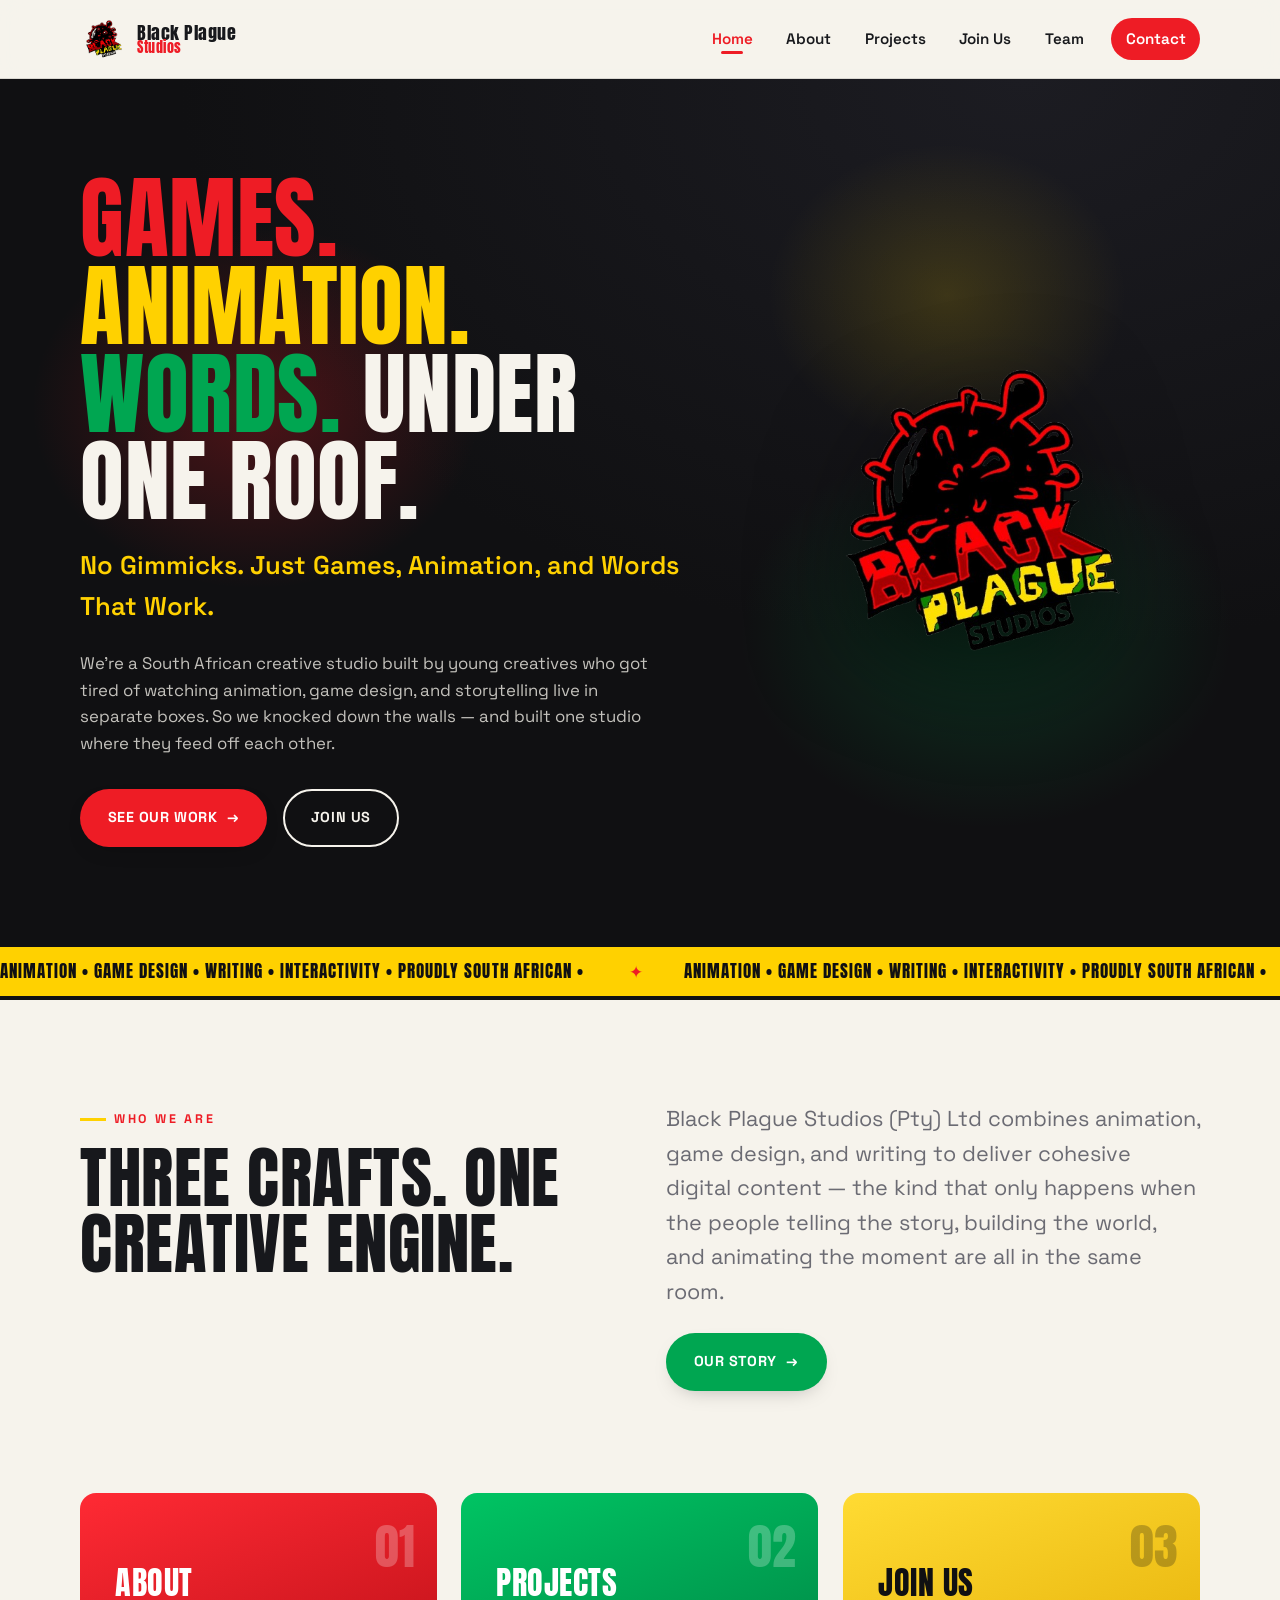
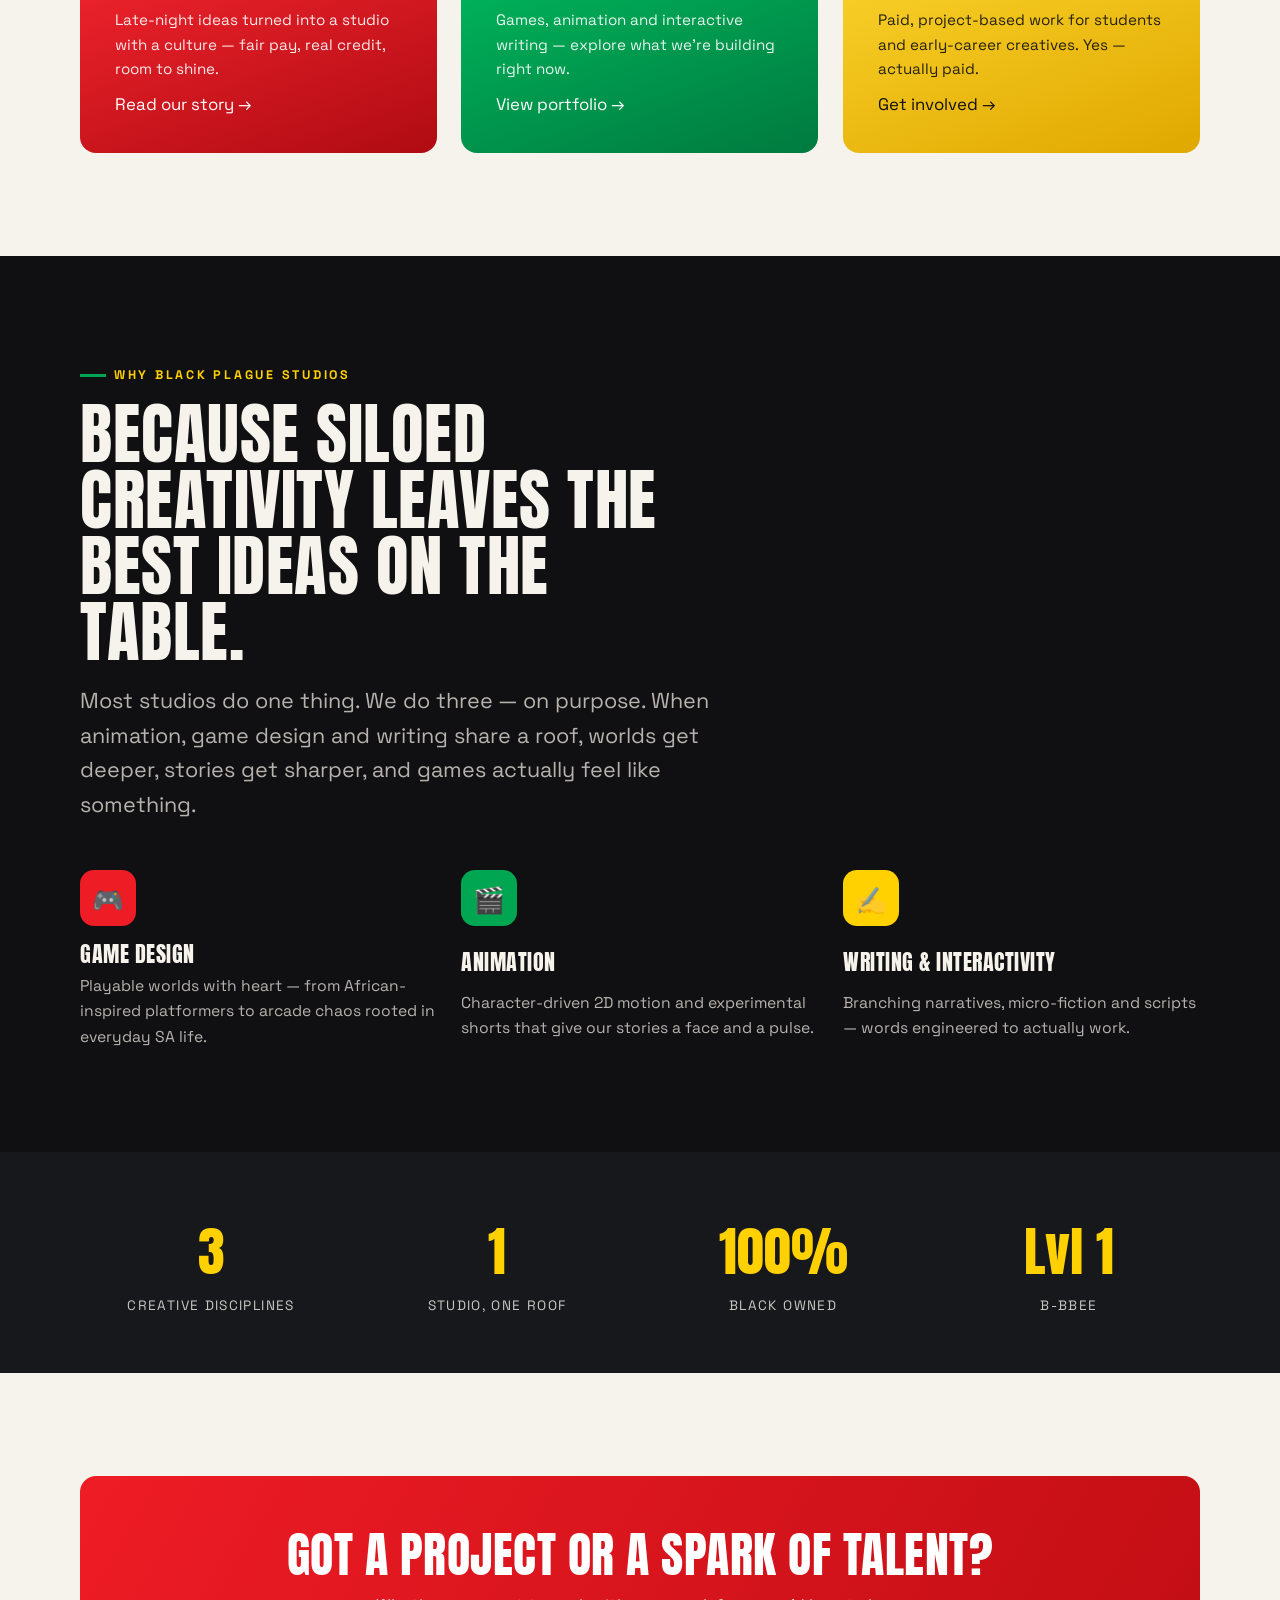
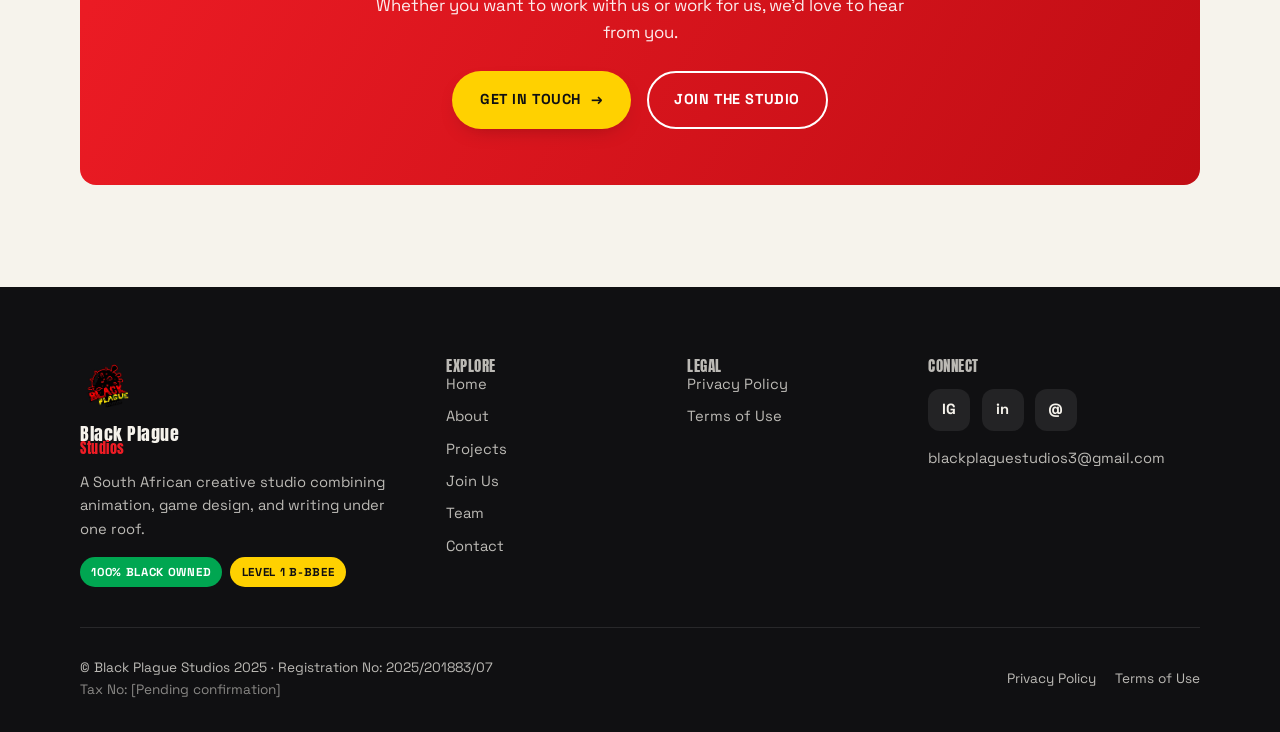
<file: index.html>
<!DOCTYPE html>
<html lang="en">
<head>
  <meta charset="UTF-8" />
  <meta name="viewport" content="width=device-width, initial-scale=1.0" />
  <title>Black Plague Studios — Games, Animation &amp; Words That Work</title>
  <meta name="description" content="Black Plague Studios is a South African creative studio combining animation, game design, and writing under one roof. No gimmicks. Just work that works." />
  <meta name="theme-color" content="#101012" />

  <!-- Social preview -->
  <meta property="og:title" content="Black Plague Studios" />
  <meta property="og:description" content="No Gimmicks. Just Games, Animation, and Words That Work." />
  <meta property="og:type" content="website" />
  <meta property="og:image" content="assets/Company Logo.jpg" />

  <link rel="icon" type="image/jpeg" href="assets/Company Logo.jpg" />
  <link rel="preconnect" href="https://fonts.googleapis.com" />
  <link rel="preconnect" href="https://fonts.gstatic.com" crossorigin />
  <link href="https://fonts.googleapis.com/css2?family=Anton&family=Space+Grotesk:wght@400;500;600;700&display=swap" rel="stylesheet" />
  <link rel="stylesheet" href="css/styles.css" />
</head>
<body>

  <!-- ===== Loading screen (CSS logo animation placeholder for future video) ===== -->
  <div class="loader" id="loader" role="status" aria-live="polite">
    <div class="loader-inner">
      <video class="loader-video" src="assets/intro.mp4" poster="assets/logo.png" autoplay muted playsinline aria-label="Black Plague Studios intro animation"></video>
      <span class="loader-word">Loading</span>
      <div class="loader-bar"><span></span></div>
    </div>
  </div>

  <!-- ===== Header ===== -->
  <header class="site-header" id="siteHeader">
    <div class="container header-inner">
      <a class="brand" href="index.html" aria-label="Black Plague Studios home">
        <img class="brand-logo" src="assets/logo.png" alt="Black Plague Studios logo" />
        <span class="brand-name">Black Plague <span>Studios</span></span>
      </a>
      <nav class="main-nav" id="mainNav" aria-label="Primary">
        <ul>
          <li><a href="index.html">Home</a></li>
          <li><a href="about.html">About</a></li>
          <li><a href="projects.html">Projects</a></li>
          <li><a href="join-us.html">Join Us</a></li>
          <li><a href="team.html">Team</a></li>
          <li class="nav-cta"><a href="contact.html">Contact</a></li>
        </ul>
      </nav>
      <button class="nav-toggle" id="navToggle" aria-label="Toggle navigation menu" aria-expanded="false" aria-controls="mainNav">
        <span></span><span></span><span></span>
      </button>
    </div>
  </header>

  <main>
    <!-- ===== Hero ===== -->
    <section class="hero">
      <div class="container">
        <div class="hero-grid">
          <div class="hero-copy">
            <h1>
              <span class="hl-red">Games.</span>
              <span class="hl-yellow">Animation.</span>
              <span class="hl-green">Words.</span>
              Under one roof.
            </h1>
            <p class="hero-tagline">No Gimmicks. Just Games, Animation, and Words That Work.</p>
            <p class="hero-intro">
              We're a South African creative studio built by young creatives who got tired of
              watching animation, game design, and storytelling live in separate boxes. So we
              knocked down the walls — and built one studio where they feed off each other.
            </p>
            <div class="btn-row">
              <a class="btn" href="projects.html">See our work <span class="arrow">→</span></a>
              <a class="btn btn--ghost" href="join-us.html"><span>Join us</span></a>
            </div>
          </div>
          <div class="hero-logo-wrap">
            <img class="hero-logo" src="assets/logo.png" alt="Black Plague Studios plague-cell logo" />
          </div>
        </div>
      </div>
    </section>

    <!-- ===== Marquee strip ===== -->
    <div class="marquee" aria-hidden="true">
      <div class="marquee-track">
        <span>Animation • Game Design • Writing • Interactivity • Proudly South African •&nbsp;</span>
        <span>Animation • Game Design • Writing • Interactivity • Proudly South African •&nbsp;</span>
      </div>
    </div>

    <!-- ===== Intro / positioning ===== -->
    <section class="section">
      <div class="container">
        <div class="two-col">
          <div data-reveal>
            <p class="eyebrow">Who we are</p>
            <h2 class="section-title">Three crafts. One creative engine.</h2>
          </div>
          <div data-reveal data-delay="1">
            <p class="lead">
              Black Plague Studios (Pty) Ltd combines animation, game design, and writing to deliver
              cohesive digital content — the kind that only happens when the people telling the
              story, building the world, and animating the moment are all in the same room.
            </p>
            <div class="btn-row" style="margin-top:1.5rem">
              <a class="btn btn--green" href="about.html">Our story <span class="arrow">→</span></a>
            </div>
          </div>
        </div>
      </div>
    </section>

    <!-- ===== Teasers: About / Projects / Join ===== -->
    <section class="section" style="padding-top:0">
      <div class="container">
        <div class="teasers">
          <a class="teaser teaser--red" href="about.html" data-reveal>
            <span class="teaser-index">01</span>
            <h3>About</h3>
            <p>Late-night ideas turned into a studio with a culture — fair pay, real credit, room to shine.</p>
            <span class="card-link">Read our story <span class="arrow">→</span></span>
          </a>
          <a class="teaser teaser--green" href="projects.html" data-reveal data-delay="1">
            <span class="teaser-index">02</span>
            <h3>Projects</h3>
            <p>Games, animation and interactive writing — explore what we're building right now.</p>
            <span class="card-link">View portfolio <span class="arrow">→</span></span>
          </a>
          <a class="teaser teaser--yellow" href="join-us.html" data-reveal data-delay="2">
            <span class="teaser-index">03</span>
            <h3>Join Us</h3>
            <p>Paid, project-based work for students and early-career creatives. Yes — actually paid.</p>
            <span class="card-link">Get involved <span class="arrow">→</span></span>
          </a>
        </div>
      </div>
    </section>

    <!-- ===== Why Black Plague Studios ===== -->
    <section class="section section--dark">
      <div class="container">
        <div style="max-width:60ch" data-reveal>
          <p class="eyebrow">Why Black Plague Studios</p>
          <h2 class="section-title">Because siloed creativity leaves the best ideas on the table.</h2>
          <p class="lead" style="margin-top:1.2rem">
            Most studios do one thing. We do three — on purpose. When animation, game design and
            writing share a roof, worlds get deeper, stories get sharper, and games actually feel
            like something.
          </p>
        </div>

        <div class="grid grid-3" style="margin-top:3rem">
          <div class="feature" data-reveal>
            <span class="feature-icon" style="background:var(--red)">🎮</span>
            <h3>Game Design</h3>
            <p>Playable worlds with heart — from African-inspired platformers to arcade chaos rooted in everyday SA life.</p>
          </div>
          <div class="feature" data-reveal data-delay="1">
            <span class="feature-icon" style="background:var(--green)">🎬</span>
            <h3>Animation</h3>
            <p>Character-driven 2D motion and experimental shorts that give our stories a face and a pulse.</p>
          </div>
          <div class="feature" data-reveal data-delay="2">
            <span class="feature-icon" style="background:var(--yellow);color:var(--black)">✍️</span>
            <h3>Writing &amp; Interactivity</h3>
            <p>Branching narratives, micro-fiction and scripts — words engineered to actually work.</p>
          </div>
        </div>
      </div>
    </section>

    <!-- ===== Stats band ===== -->
    <section class="section section--ink" style="padding-block:clamp(2.5rem,5vw,3.5rem)">
      <div class="container">
        <div class="stats">
          <div class="stat" data-reveal>
            <div class="stat-num">3</div>
            <div class="stat-label">Creative disciplines</div>
          </div>
          <div class="stat" data-reveal data-delay="1">
            <div class="stat-num">1</div>
            <div class="stat-label">Studio, one roof</div>
          </div>
          <div class="stat" data-reveal data-delay="2">
            <div class="stat-num">100%</div>
            <div class="stat-label">Black owned</div>
          </div>
          <div class="stat" data-reveal data-delay="3">
            <div class="stat-num">Lvl 1</div>
            <div class="stat-label">B-BBEE</div>
          </div>
        </div>
      </div>
    </section>

    <!-- ===== CTA ===== -->
    <section class="section">
      <div class="container">
        <div class="cta-banner" data-reveal>
          <h2>Got a project or a spark of talent?</h2>
          <p>Whether you want to work with us or work for us, we'd love to hear from you.</p>
          <div class="btn-row" style="justify-content:center">
            <a class="btn btn--yellow" href="contact.html">Get in touch <span class="arrow">→</span></a>
            <a class="btn btn--ghost" href="join-us.html" style="border-color:#fff"><span style="color:#fff">Join the studio</span></a>
          </div>
        </div>
      </div>
    </section>
  </main>

  <!-- ===== Footer (shared) ===== -->
  <footer class="site-footer">
    <div class="container">
      <div class="footer-grid">
        <div class="footer-brand">
          <img class="footer-logo" src="assets/logo.png" alt="Black Plague Studios logo" />
          <span class="brand-name">Black Plague <span>Studios</span></span>
          <p>A South African creative studio combining animation, game design, and writing under one roof.</p>
          <div class="footer-badges">
            <span class="badge badge--g">100% Black Owned</span>
            <span class="badge badge--y">Level 1 B-BBEE</span>
          </div>
        </div>

        <div class="footer-col">
          <h4>Explore</h4>
          <ul class="footer-links">
            <li><a href="index.html">Home</a></li>
            <li><a href="about.html">About</a></li>
            <li><a href="projects.html">Projects</a></li>
            <li><a href="join-us.html">Join Us</a></li>
            <li><a href="team.html">Team</a></li>
            <li><a href="contact.html">Contact</a></li>
          </ul>
        </div>

        <div class="footer-col">
          <h4>Legal</h4>
          <ul class="footer-links">
            <li><a href="privacy-policy.html">Privacy Policy</a></li>
            <li><a href="terms.html">Terms of Use</a></li>
          </ul>
        </div>

        <div class="footer-col">
          <h4>Connect</h4>
          <div class="footer-social">
            <a class="ig" href="https://www.instagram.com/blackplaguestudio_rsa/" target="_blank" rel="noopener" aria-label="Instagram">IG</a>
            <a class="in" href="https://www.linkedin.com/company/black-plague-studios/" target="_blank" rel="noopener" aria-label="LinkedIn">in</a>
            <a class="mail" href="mailto:blackplaguestudios3@gmail.com" aria-label="Email">@</a>
          </div>
          <ul class="footer-links" style="margin-top:1rem">
            <li><a href="mailto:blackplaguestudios3@gmail.com">blackplaguestudios3@gmail.com</a></li>
          </ul>
        </div>
      </div>

      <div class="footer-legal">
        <div>
          <div>© Black Plague Studios 2025 · Registration No: 2025/201883/07</div>
          <div style="opacity:.7">Tax No: [Pending confirmation]</div>
        </div>
        <nav aria-label="Legal">
          <a href="privacy-policy.html">Privacy Policy</a>
          <a href="terms.html">Terms of Use</a>
        </nav>
      </div>
    </div>
  </footer>

  <script src="js/main.js"></script>
</body>
</html>
</file>
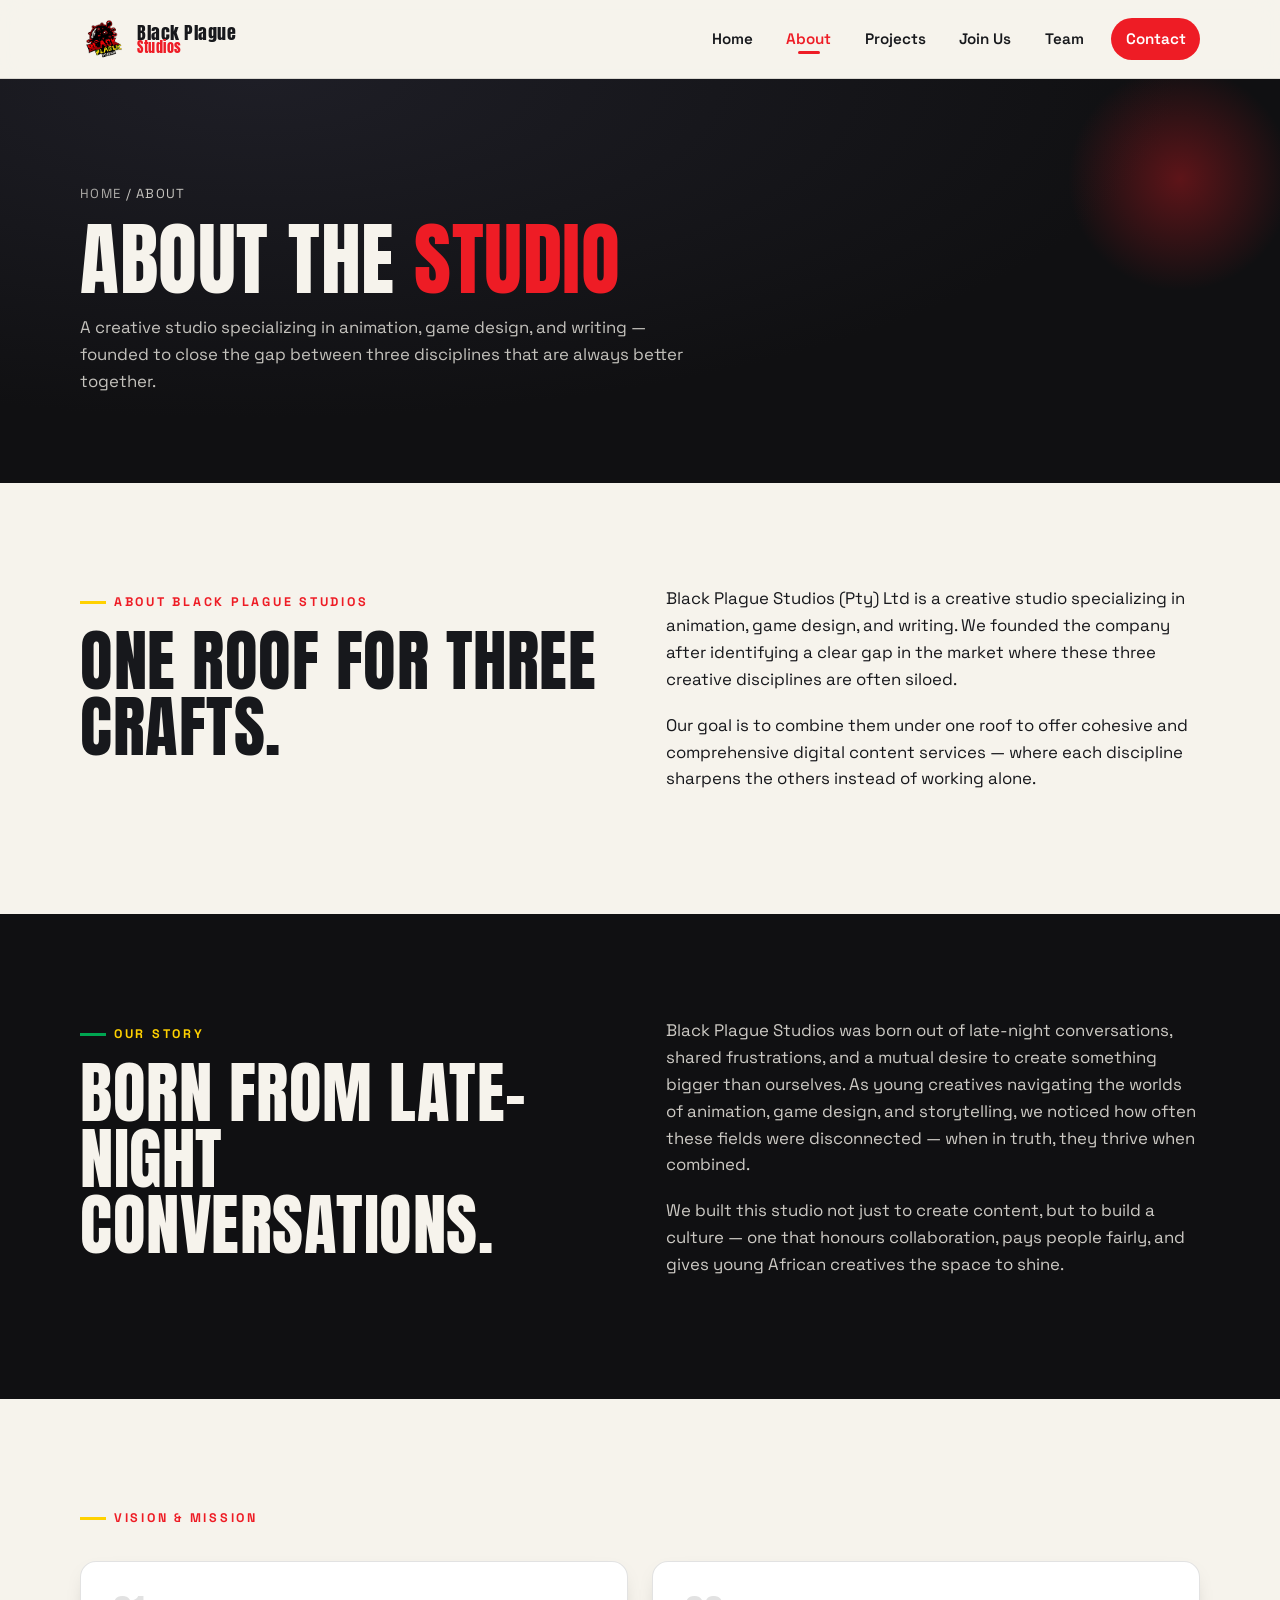
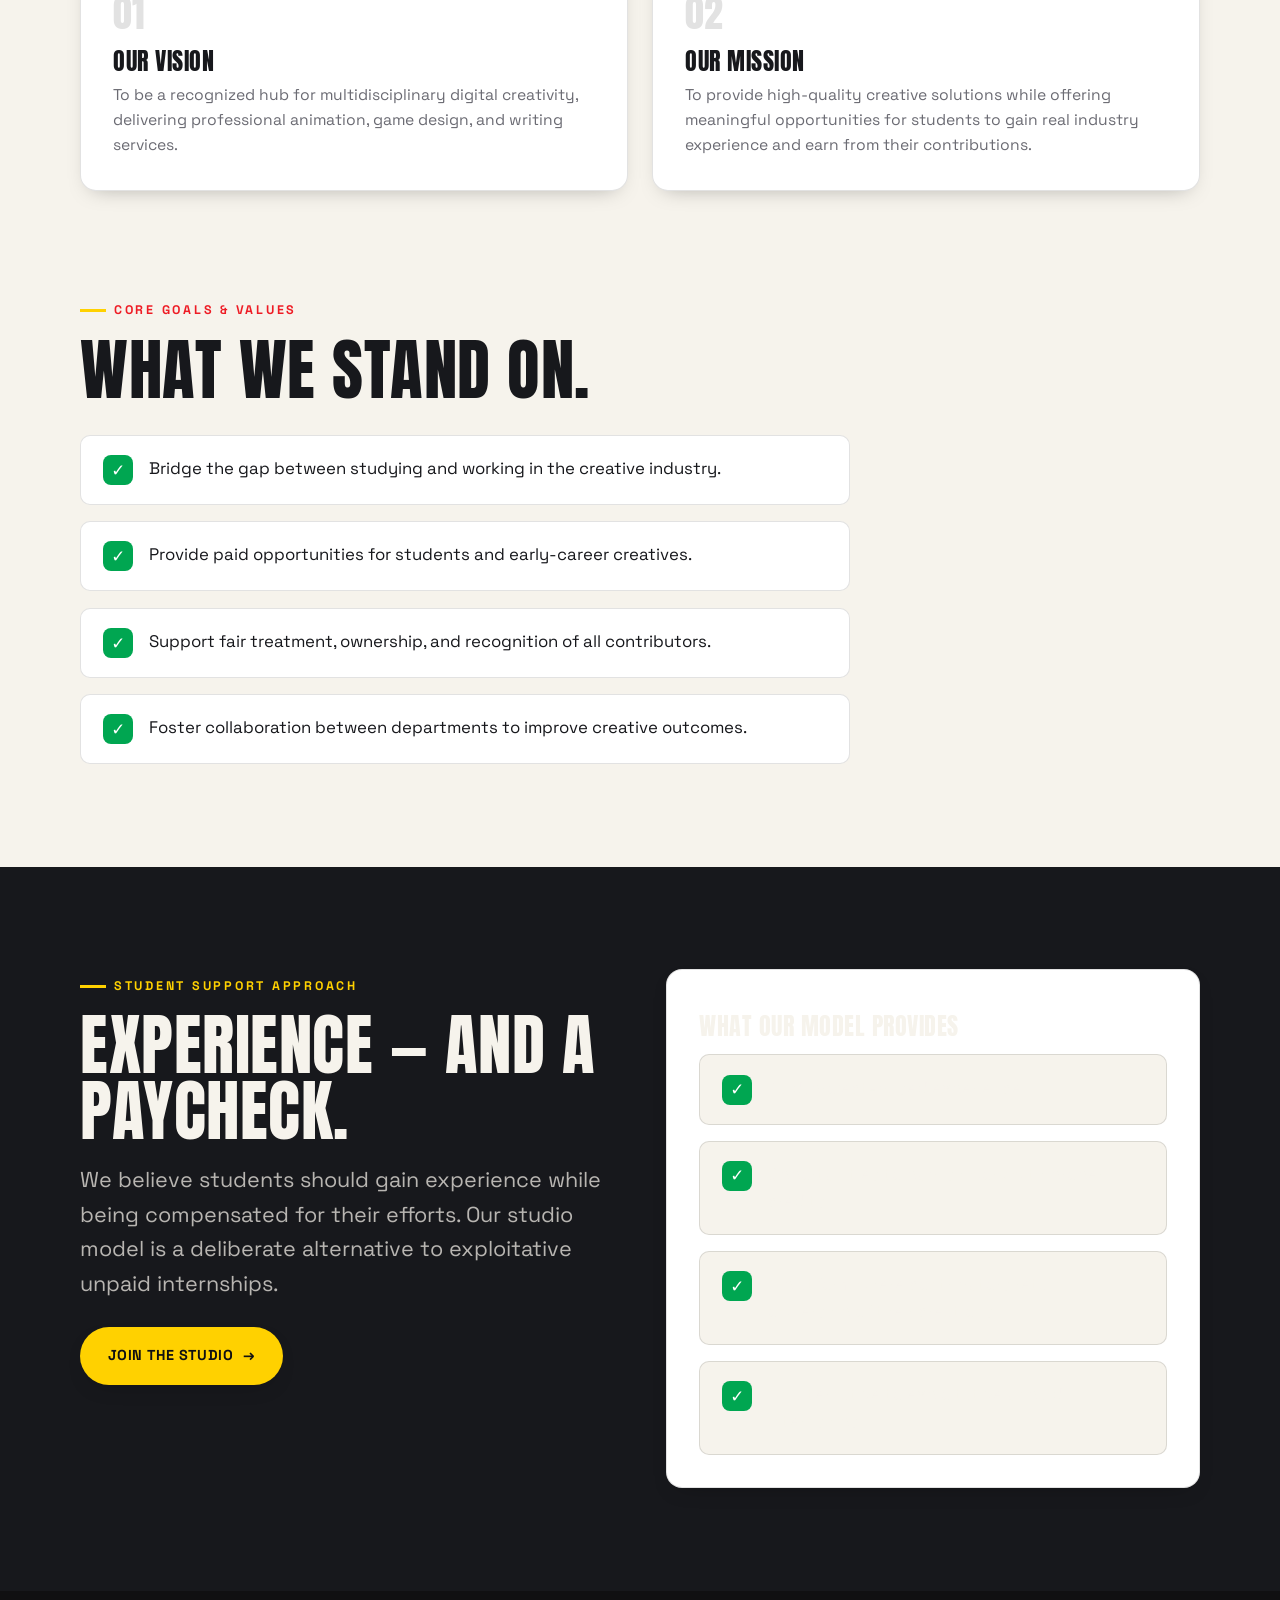
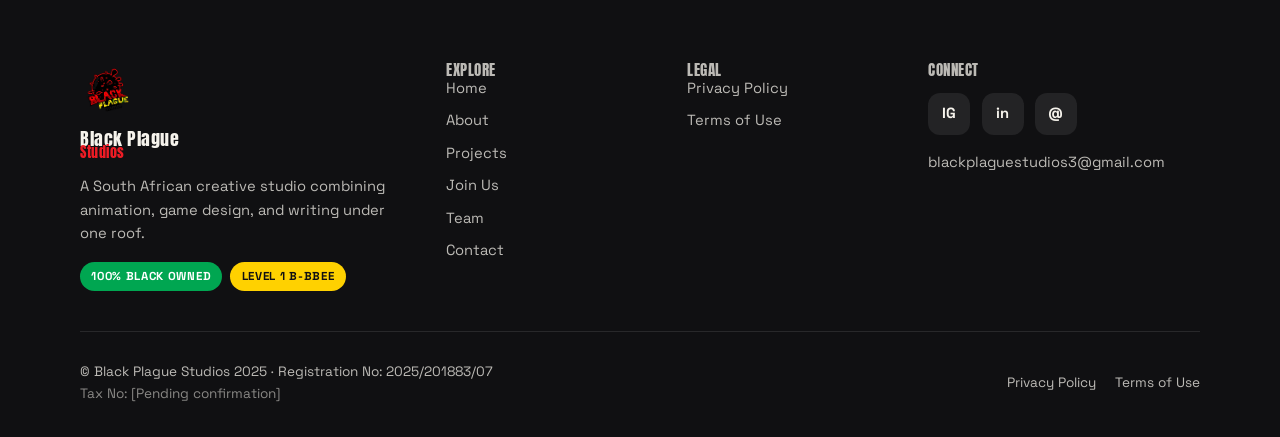
<file: about.html>
<!DOCTYPE html>
<html lang="en">
<head>
  <meta charset="UTF-8" />
  <meta name="viewport" content="width=device-width, initial-scale=1.0" />
  <title>About — Black Plague Studios</title>
  <meta name="description" content="Black Plague Studios combines animation, game design, and writing under one roof — built on collaboration, fair pay, and opportunity for young African creatives." />
  <meta name="theme-color" content="#101012" />
  <link rel="icon" type="image/jpeg" href="assets/Company Logo.jpg" />
  <link rel="preconnect" href="https://fonts.googleapis.com" />
  <link rel="preconnect" href="https://fonts.gstatic.com" crossorigin />
  <link href="https://fonts.googleapis.com/css2?family=Anton&family=Space+Grotesk:wght@400;500;600;700&display=swap" rel="stylesheet" />
  <link rel="stylesheet" href="css/styles.css" />
</head>
<body>

  <div class="loader" id="loader" role="status" aria-live="polite">
    <div class="loader-inner">
      <video class="loader-video" src="assets/intro.mp4" poster="assets/logo.png" autoplay muted playsinline aria-label="Black Plague Studios intro animation"></video>
      <span class="loader-word">Loading</span>
      <div class="loader-bar"><span></span></div>
    </div>
  </div>

  <header class="site-header" id="siteHeader">
    <div class="container header-inner">
      <a class="brand" href="index.html" aria-label="Black Plague Studios home">
        <img class="brand-logo" src="assets/logo.png" alt="Black Plague Studios logo" />
        <span class="brand-name">Black Plague <span>Studios</span></span>
      </a>
      <nav class="main-nav" id="mainNav" aria-label="Primary">
        <ul>
          <li><a href="index.html">Home</a></li>
          <li><a href="about.html">About</a></li>
          <li><a href="projects.html">Projects</a></li>
          <li><a href="join-us.html">Join Us</a></li>
          <li><a href="team.html">Team</a></li>
          <li class="nav-cta"><a href="contact.html">Contact</a></li>
        </ul>
      </nav>
      <button class="nav-toggle" id="navToggle" aria-label="Toggle navigation menu" aria-expanded="false" aria-controls="mainNav">
        <span></span><span></span><span></span>
      </button>
    </div>
  </header>

  <main>
    <!-- Page hero -->
    <section class="page-hero">
      <div class="container">
        <p class="breadcrumb"><a href="index.html">Home</a> / About</p>
        <h1>About the <span style="color:var(--red)">Studio</span></h1>
        <p>
          A creative studio specializing in animation, game design, and writing — founded to close
          the gap between three disciplines that are always better together.
        </p>
      </div>
    </section>

    <!-- About + intro -->
    <section class="section">
      <div class="container">
        <div class="two-col">
          <div data-reveal>
            <p class="eyebrow">About Black Plague Studios</p>
            <h2 class="section-title">One roof for three crafts.</h2>
          </div>
          <div class="prose" data-reveal data-delay="1">
            <p>
              Black Plague Studios (Pty) Ltd is a creative studio specializing in animation, game
              design, and writing. We founded the company after identifying a clear gap in the
              market where these three creative disciplines are often siloed.
            </p>
            <p>
              Our goal is to combine them under one roof to offer cohesive and comprehensive digital
              content services — where each discipline sharpens the others instead of working alone.
            </p>
          </div>
        </div>
      </div>
    </section>

    <!-- Our Story -->
    <section class="section section--dark">
      <div class="container">
        <div class="two-col">
          <div data-reveal>
            <p class="eyebrow">Our Story</p>
            <h2 class="section-title">Born from late-night conversations.</h2>
          </div>
          <div class="prose" data-reveal data-delay="1">
            <p style="color:rgba(246,243,236,.82)">
              Black Plague Studios was born out of late-night conversations, shared frustrations, and
              a mutual desire to create something bigger than ourselves. As young creatives navigating
              the worlds of animation, game design, and storytelling, we noticed how often these
              fields were disconnected — when in truth, they thrive when combined.
            </p>
            <p style="color:rgba(246,243,236,.82)">
              We built this studio not just to create content, but to build a culture — one that
              honours collaboration, pays people fairly, and gives young African creatives the space
              to shine.
            </p>
          </div>
        </div>
      </div>
    </section>

    <!-- Vision & Mission -->
    <section class="section">
      <div class="container">
        <p class="eyebrow" data-reveal>Vision &amp; Mission</p>
        <div class="grid grid-2" style="margin-top:1rem">
          <div class="card card--r" data-reveal>
            <span class="card-num">01</span>
            <h3>Our Vision</h3>
            <p>
              To be a recognized hub for multidisciplinary digital creativity, delivering
              professional animation, game design, and writing services.
            </p>
          </div>
          <div class="card card--g" data-reveal data-delay="1">
            <span class="card-num">02</span>
            <h3>Our Mission</h3>
            <p>
              To provide high-quality creative solutions while offering meaningful opportunities for
              students to gain real industry experience and earn from their contributions.
            </p>
          </div>
        </div>
      </div>
    </section>

    <!-- Core Goals & Values -->
    <section class="section" style="padding-top:0">
      <div class="container">
        <p class="eyebrow" data-reveal>Core Goals &amp; Values</p>
        <h2 class="section-title" data-reveal>What we stand on.</h2>
        <ul class="value-list" style="margin-top:2rem;max-width:70ch">
          <li data-reveal><span class="tick">✓</span><span>Bridge the gap between studying and working in the creative industry.</span></li>
          <li data-reveal data-delay="1"><span class="tick">✓</span><span>Provide paid opportunities for students and early-career creatives.</span></li>
          <li data-reveal data-delay="2"><span class="tick">✓</span><span>Support fair treatment, ownership, and recognition of all contributors.</span></li>
          <li data-reveal data-delay="3"><span class="tick">✓</span><span>Foster collaboration between departments to improve creative outcomes.</span></li>
        </ul>
      </div>
    </section>

    <!-- Student Support Approach -->
    <section class="section section--ink">
      <div class="container">
        <div class="two-col">
          <div data-reveal>
            <p class="eyebrow">Student Support Approach</p>
            <h2 class="section-title">Experience — and a paycheck.</h2>
            <p class="lead" style="margin-top:1.2rem">
              We believe students should gain experience while being compensated for their efforts.
              Our studio model is a deliberate alternative to exploitative unpaid internships.
            </p>
            <div class="btn-row" style="margin-top:1.6rem">
              <a class="btn btn--yellow" href="join-us.html">Join the studio <span class="arrow">→</span></a>
            </div>
          </div>
          <div class="grid" data-reveal data-delay="1">
            <div class="card card--y">
              <h3>What our model provides</h3>
              <ul class="value-list" style="margin-top:1rem">
                <li style="background:var(--paper)"><span class="tick">✓</span><span>Paid, project-based experience</span></li>
                <li style="background:var(--paper)"><span class="tick">✓</span><span>Opportunities to publish work with proper credits</span></li>
                <li style="background:var(--paper)"><span class="tick">✓</span><span>A platform where contributors retain ownership of their creations</span></li>
                <li style="background:var(--paper)"><span class="tick">✓</span><span>An alternative to exploitative unpaid internships</span></li>
              </ul>
            </div>
          </div>
        </div>
      </div>
    </section>
  </main>

  <footer class="site-footer">
    <div class="container">
      <div class="footer-grid">
        <div class="footer-brand">
          <img class="footer-logo" src="assets/logo.png" alt="Black Plague Studios logo" />
          <span class="brand-name">Black Plague <span>Studios</span></span>
          <p>A South African creative studio combining animation, game design, and writing under one roof.</p>
          <div class="footer-badges">
            <span class="badge badge--g">100% Black Owned</span>
            <span class="badge badge--y">Level 1 B-BBEE</span>
          </div>
        </div>
        <div class="footer-col">
          <h4>Explore</h4>
          <ul class="footer-links">
            <li><a href="index.html">Home</a></li>
            <li><a href="about.html">About</a></li>
            <li><a href="projects.html">Projects</a></li>
            <li><a href="join-us.html">Join Us</a></li>
            <li><a href="team.html">Team</a></li>
            <li><a href="contact.html">Contact</a></li>
          </ul>
        </div>
        <div class="footer-col">
          <h4>Legal</h4>
          <ul class="footer-links">
            <li><a href="privacy-policy.html">Privacy Policy</a></li>
            <li><a href="terms.html">Terms of Use</a></li>
          </ul>
        </div>
        <div class="footer-col">
          <h4>Connect</h4>
          <div class="footer-social">
            <a class="ig" href="https://www.instagram.com/blackplaguestudio_rsa/" target="_blank" rel="noopener" aria-label="Instagram">IG</a>
            <a class="in" href="https://www.linkedin.com/company/black-plague-studios/" target="_blank" rel="noopener" aria-label="LinkedIn">in</a>
            <a class="mail" href="mailto:blackplaguestudios3@gmail.com" aria-label="Email">@</a>
          </div>
          <ul class="footer-links" style="margin-top:1rem">
            <li><a href="mailto:blackplaguestudios3@gmail.com">blackplaguestudios3@gmail.com</a></li>
          </ul>
        </div>
      </div>
      <div class="footer-legal">
        <div>
          <div>© Black Plague Studios 2025 · Registration No: 2025/201883/07</div>
          <div style="opacity:.7">Tax No: [Pending confirmation]</div>
        </div>
        <nav aria-label="Legal">
          <a href="privacy-policy.html">Privacy Policy</a>
          <a href="terms.html">Terms of Use</a>
        </nav>
      </div>
    </div>
  </footer>

  <script src="js/main.js"></script>
</body>
</html>
</file>
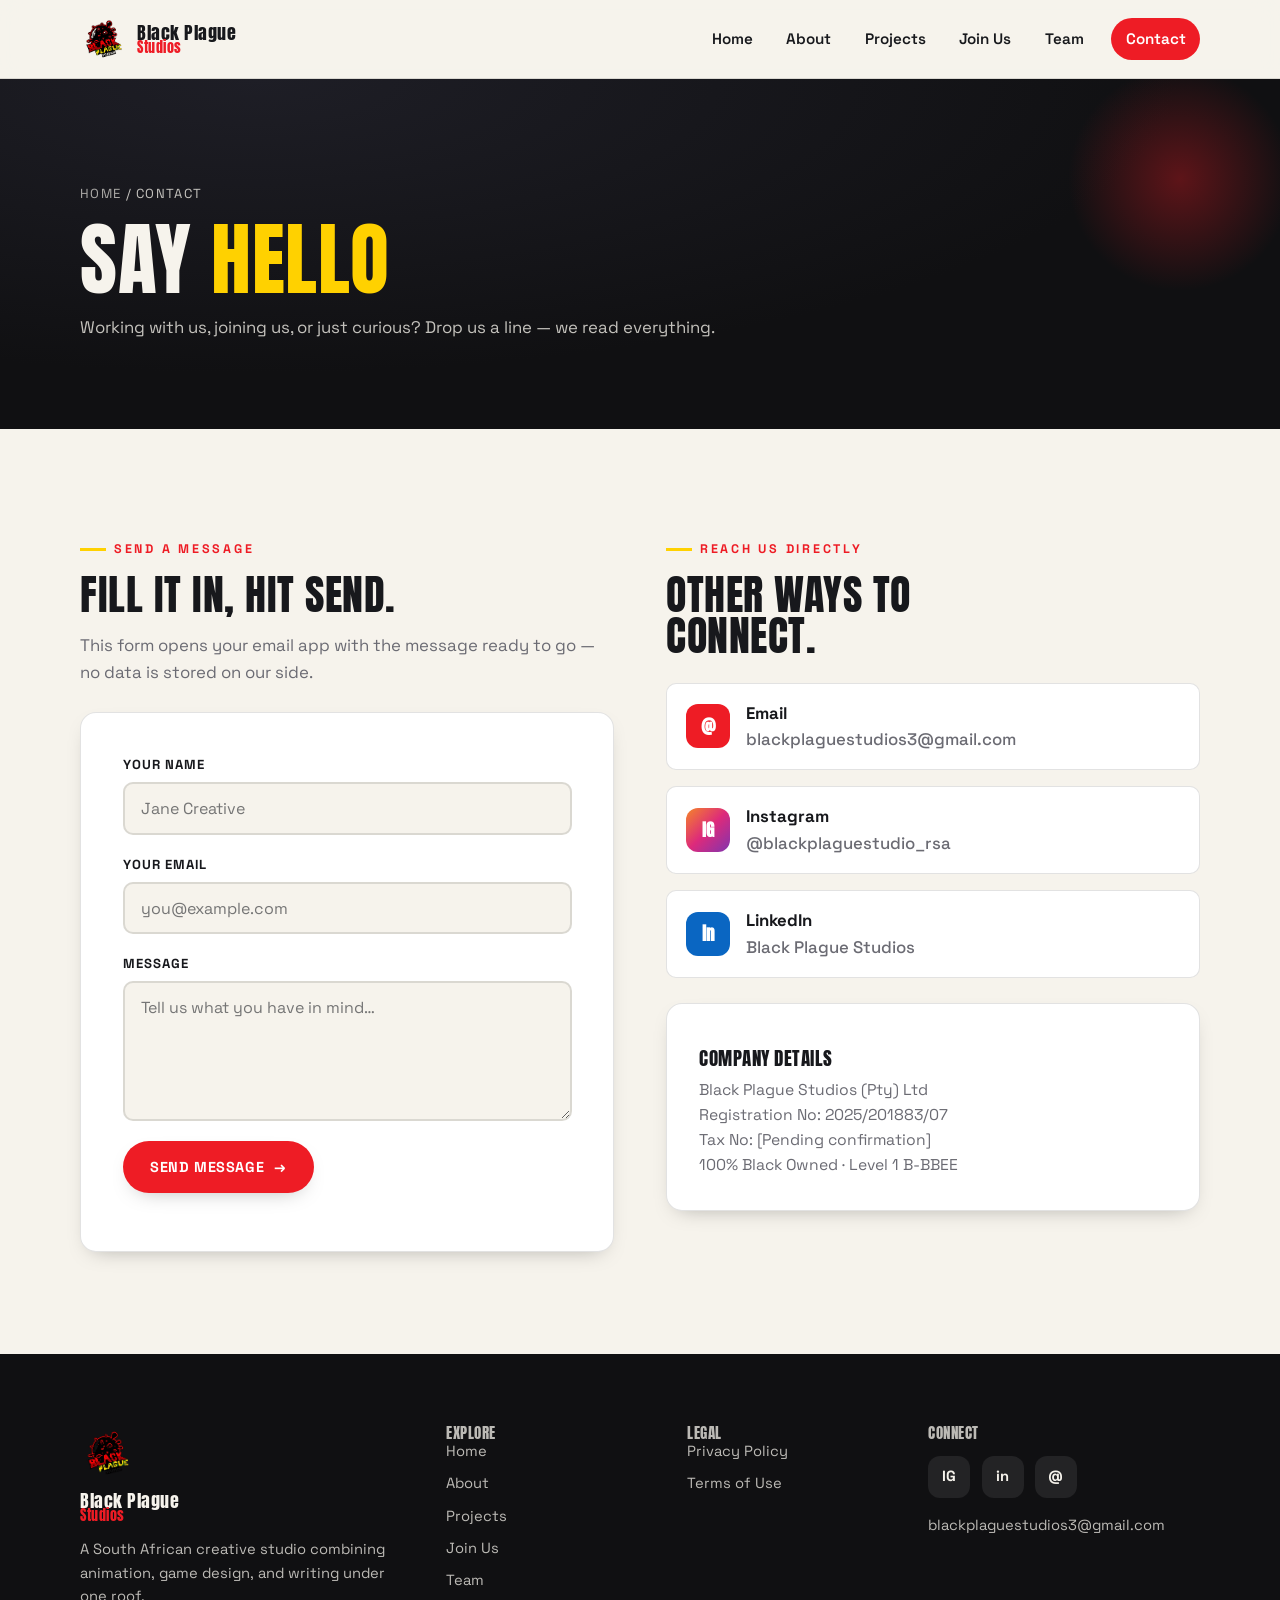
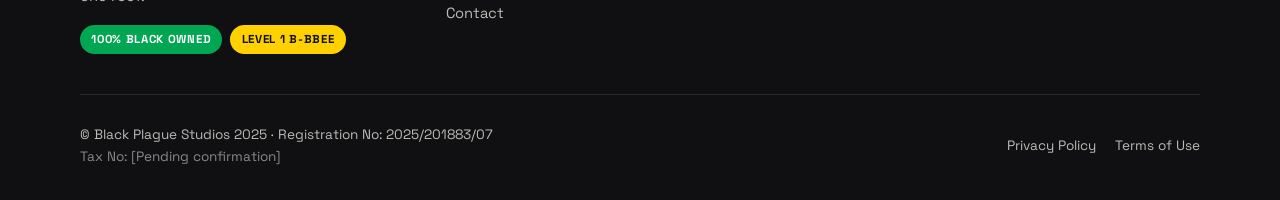
<file: contact.html>
<!DOCTYPE html>
<html lang="en">
<head>
  <meta charset="UTF-8" />
  <meta name="viewport" content="width=device-width, initial-scale=1.0" />
  <title>Contact — Black Plague Studios</title>
  <meta name="description" content="Get in touch with Black Plague Studios. Email us, use our contact form, or connect on Instagram and LinkedIn." />
  <meta name="theme-color" content="#101012" />
  <link rel="icon" type="image/jpeg" href="assets/Company Logo.jpg" />
  <link rel="preconnect" href="https://fonts.googleapis.com" />
  <link rel="preconnect" href="https://fonts.gstatic.com" crossorigin />
  <link href="https://fonts.googleapis.com/css2?family=Anton&family=Space+Grotesk:wght@400;500;600;700&display=swap" rel="stylesheet" />
  <link rel="stylesheet" href="css/styles.css" />
</head>
<body>

  <div class="loader" id="loader" role="status" aria-live="polite">
    <div class="loader-inner">
      <video class="loader-video" src="assets/intro.mp4" poster="assets/logo.png" autoplay muted playsinline aria-label="Black Plague Studios intro animation"></video>
      <span class="loader-word">Loading</span>
      <div class="loader-bar"><span></span></div>
    </div>
  </div>

  <header class="site-header" id="siteHeader">
    <div class="container header-inner">
      <a class="brand" href="index.html" aria-label="Black Plague Studios home">
        <img class="brand-logo" src="assets/logo.png" alt="Black Plague Studios logo" />
        <span class="brand-name">Black Plague <span>Studios</span></span>
      </a>
      <nav class="main-nav" id="mainNav" aria-label="Primary">
        <ul>
          <li><a href="index.html">Home</a></li>
          <li><a href="about.html">About</a></li>
          <li><a href="projects.html">Projects</a></li>
          <li><a href="join-us.html">Join Us</a></li>
          <li><a href="team.html">Team</a></li>
          <li class="nav-cta"><a href="contact.html">Contact</a></li>
        </ul>
      </nav>
      <button class="nav-toggle" id="navToggle" aria-label="Toggle navigation menu" aria-expanded="false" aria-controls="mainNav">
        <span></span><span></span><span></span>
      </button>
    </div>
  </header>

  <main>
    <section class="page-hero">
      <div class="container">
        <p class="breadcrumb"><a href="index.html">Home</a> / Contact</p>
        <h1>Say <span style="color:var(--yellow)">Hello</span></h1>
        <p>
          Working with us, joining us, or just curious? Drop us a line — we read everything.
        </p>
      </div>
    </section>

    <section class="section">
      <div class="container">
        <div class="two-col">
          <!-- Form -->
          <div data-reveal>
            <p class="eyebrow">Send a message</p>
            <h2 class="section-title" style="font-size:clamp(1.8rem,4vw,2.6rem)">Fill it in, hit send.</h2>
            <p class="lead" style="margin:1rem 0 1.6rem;font-size:1.05rem">
              This form opens your email app with the message ready to go — no data is stored on our
              side.
            </p>
            <form class="form-card" id="contactForm" novalidate>
              <div class="field">
                <label for="name">Your name</label>
                <input type="text" id="name" name="name" autocomplete="name" placeholder="Jane Creative" required />
              </div>
              <div class="field">
                <label for="email">Your email</label>
                <input type="email" id="email" name="email" autocomplete="email" placeholder="you@example.com" required />
              </div>
              <div class="field">
                <label for="message">Message</label>
                <textarea id="message" name="message" placeholder="Tell us what you have in mind…" required></textarea>
              </div>
              <button type="submit" class="btn">Send message <span class="arrow">→</span></button>
              <p id="formStatus" role="status" aria-live="polite" style="margin-top:1rem;font-size:.9rem;color:var(--muted)"></p>
            </form>
          </div>

          <!-- Details + socials -->
          <div data-reveal data-delay="1">
            <p class="eyebrow">Reach us directly</p>
            <h2 class="section-title" style="font-size:clamp(1.8rem,4vw,2.6rem)">Other ways to connect.</h2>
            <div class="contact-list" style="margin-top:1.6rem">
              <a href="mailto:blackplaguestudios3@gmail.com">
                <span class="ci ci--mail" aria-hidden="true">@</span>
                <span>
                  <strong>Email</strong><br />
                  <span style="color:var(--muted);font-weight:500">blackplaguestudios3@gmail.com</span>
                </span>
              </a>
              <a href="https://www.instagram.com/blackplaguestudio_rsa/" target="_blank" rel="noopener">
                <span class="ci ci--ig" aria-hidden="true">IG</span>
                <span>
                  <strong>Instagram</strong><br />
                  <span style="color:var(--muted);font-weight:500">@blackplaguestudio_rsa</span>
                </span>
              </a>
              <a href="https://www.linkedin.com/company/black-plague-studios/" target="_blank" rel="noopener">
                <span class="ci ci--in" aria-hidden="true">in</span>
                <span>
                  <strong>LinkedIn</strong><br />
                  <span style="color:var(--muted);font-weight:500">Black Plague Studios</span>
                </span>
              </a>
            </div>

            <div class="card" style="margin-top:1.6rem">
              <h3 style="font-size:1.2rem">Company details</h3>
              <p style="margin-top:.6rem">
                Black Plague Studios (Pty) Ltd<br />
                Registration No: 2025/201883/07<br />
                Tax No: [Pending confirmation]<br />
                100% Black Owned · Level 1 B-BBEE
              </p>
            </div>
          </div>
        </div>
      </div>
    </section>
  </main>

  <footer class="site-footer">
    <div class="container">
      <div class="footer-grid">
        <div class="footer-brand">
          <img class="footer-logo" src="assets/logo.png" alt="Black Plague Studios logo" />
          <span class="brand-name">Black Plague <span>Studios</span></span>
          <p>A South African creative studio combining animation, game design, and writing under one roof.</p>
          <div class="footer-badges">
            <span class="badge badge--g">100% Black Owned</span>
            <span class="badge badge--y">Level 1 B-BBEE</span>
          </div>
        </div>
        <div class="footer-col">
          <h4>Explore</h4>
          <ul class="footer-links">
            <li><a href="index.html">Home</a></li>
            <li><a href="about.html">About</a></li>
            <li><a href="projects.html">Projects</a></li>
            <li><a href="join-us.html">Join Us</a></li>
            <li><a href="team.html">Team</a></li>
            <li><a href="contact.html">Contact</a></li>
          </ul>
        </div>
        <div class="footer-col">
          <h4>Legal</h4>
          <ul class="footer-links">
            <li><a href="privacy-policy.html">Privacy Policy</a></li>
            <li><a href="terms.html">Terms of Use</a></li>
          </ul>
        </div>
        <div class="footer-col">
          <h4>Connect</h4>
          <div class="footer-social">
            <a class="ig" href="https://www.instagram.com/blackplaguestudio_rsa/" target="_blank" rel="noopener" aria-label="Instagram">IG</a>
            <a class="in" href="https://www.linkedin.com/company/black-plague-studios/" target="_blank" rel="noopener" aria-label="LinkedIn">in</a>
            <a class="mail" href="mailto:blackplaguestudios3@gmail.com" aria-label="Email">@</a>
          </div>
          <ul class="footer-links" style="margin-top:1rem">
            <li><a href="mailto:blackplaguestudios3@gmail.com">blackplaguestudios3@gmail.com</a></li>
          </ul>
        </div>
      </div>
      <div class="footer-legal">
        <div>
          <div>© Black Plague Studios 2025 · Registration No: 2025/201883/07</div>
          <div style="opacity:.7">Tax No: [Pending confirmation]</div>
        </div>
        <nav aria-label="Legal">
          <a href="privacy-policy.html">Privacy Policy</a>
          <a href="terms.html">Terms of Use</a>
        </nav>
      </div>
    </div>
  </footer>

  <script src="js/main.js"></script>
</body>
</html>
</file>
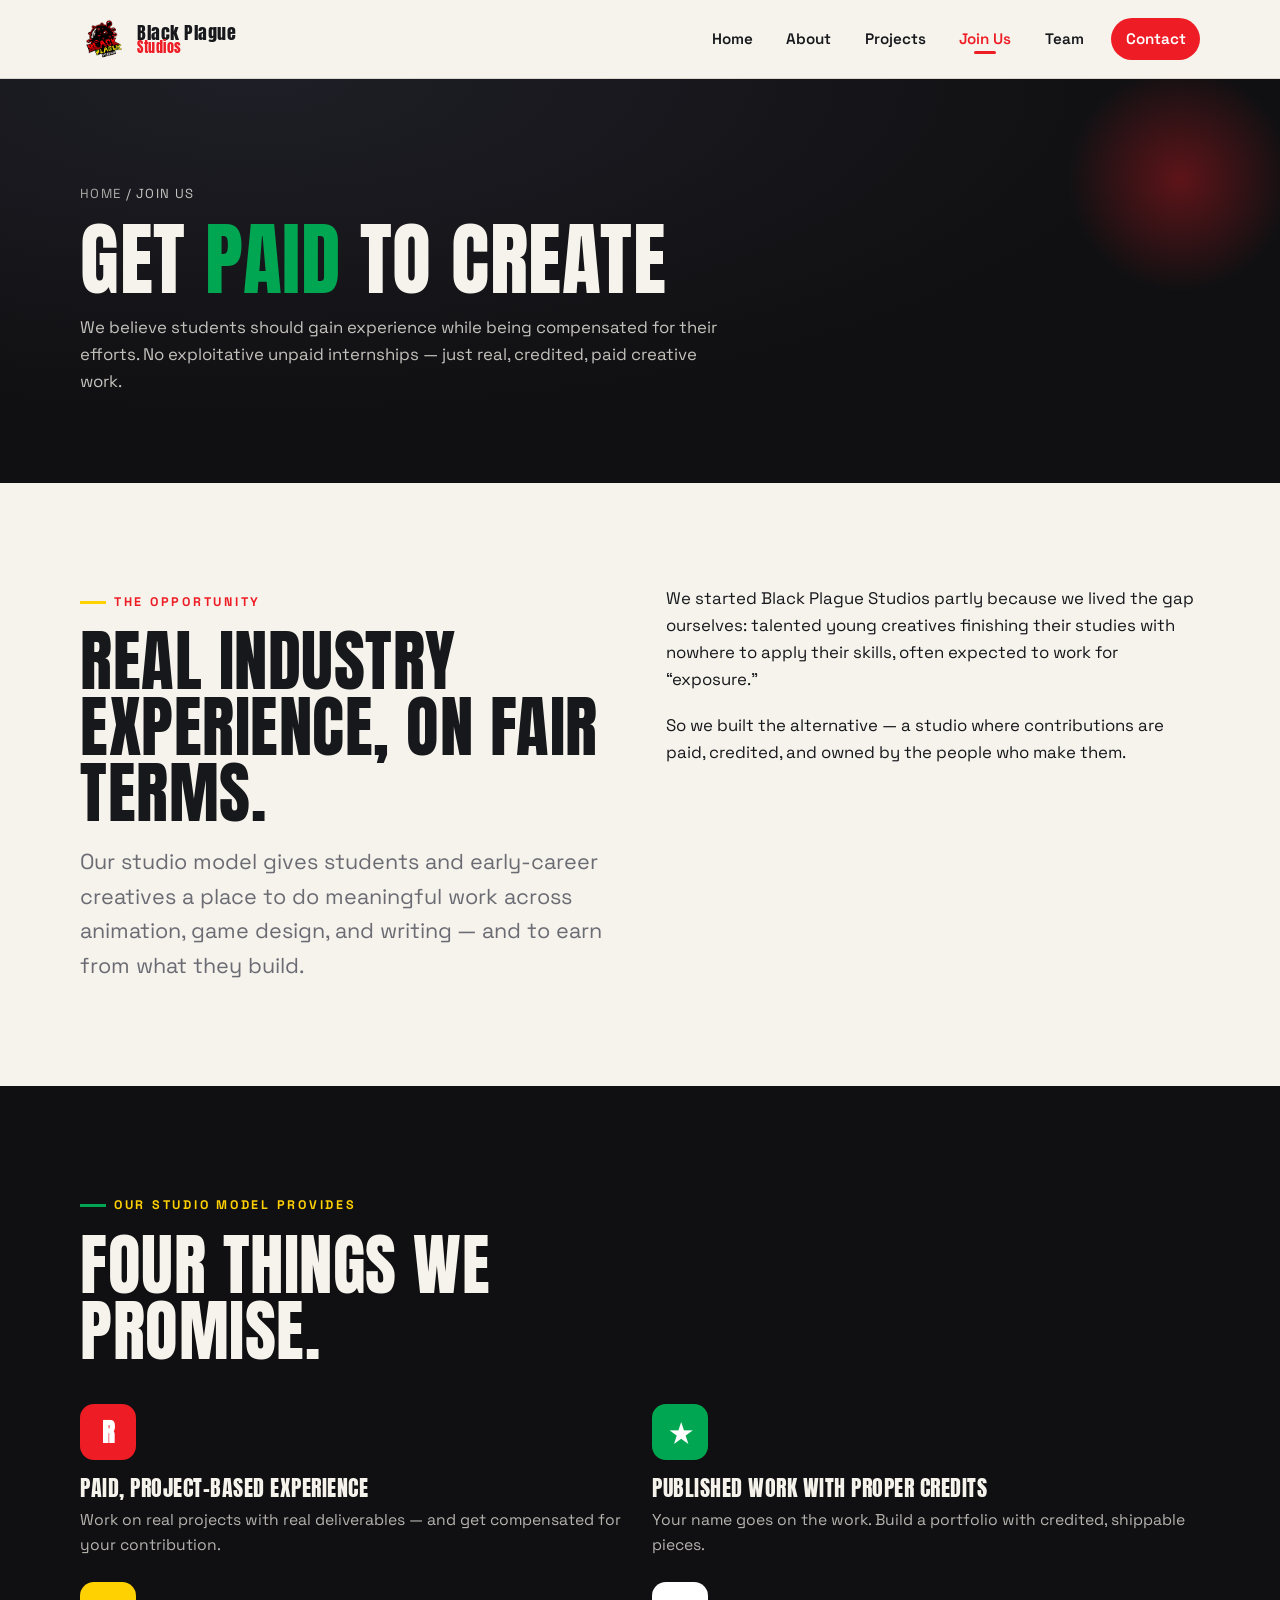
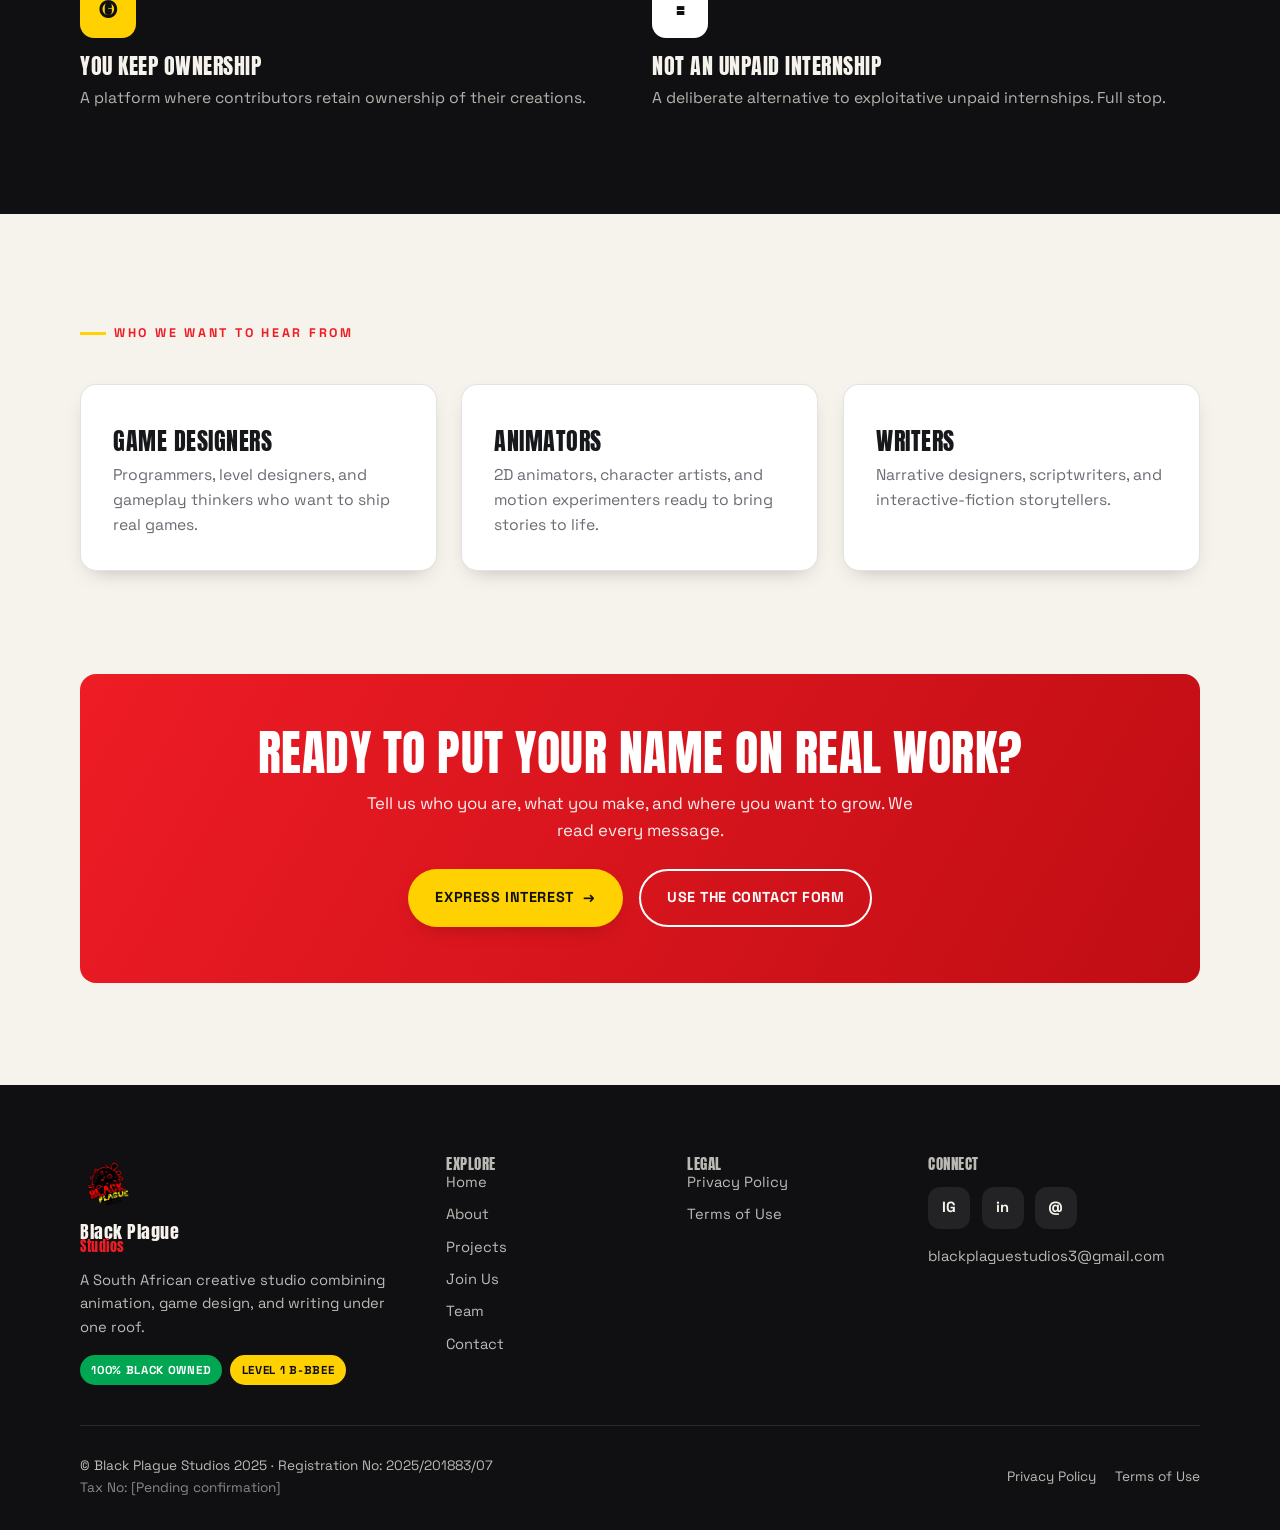
<file: join-us.html>
<!DOCTYPE html>
<html lang="en">
<head>
  <meta charset="UTF-8" />
  <meta name="viewport" content="width=device-width, initial-scale=1.0" />
  <title>Join Us — Black Plague Studios</title>
  <meta name="description" content="Paid, project-based opportunities for students and early-career creatives in animation, game design, and writing. A fair alternative to unpaid internships." />
  <meta name="theme-color" content="#101012" />
  <link rel="icon" type="image/jpeg" href="assets/Company Logo.jpg" />
  <link rel="preconnect" href="https://fonts.googleapis.com" />
  <link rel="preconnect" href="https://fonts.gstatic.com" crossorigin />
  <link href="https://fonts.googleapis.com/css2?family=Anton&family=Space+Grotesk:wght@400;500;600;700&display=swap" rel="stylesheet" />
  <link rel="stylesheet" href="css/styles.css" />
</head>
<body>

  <div class="loader" id="loader" role="status" aria-live="polite">
    <div class="loader-inner">
      <video class="loader-video" src="assets/intro.mp4" poster="assets/logo.png" autoplay muted playsinline aria-label="Black Plague Studios intro animation"></video>
      <span class="loader-word">Loading</span>
      <div class="loader-bar"><span></span></div>
    </div>
  </div>

  <header class="site-header" id="siteHeader">
    <div class="container header-inner">
      <a class="brand" href="index.html" aria-label="Black Plague Studios home">
        <img class="brand-logo" src="assets/logo.png" alt="Black Plague Studios logo" />
        <span class="brand-name">Black Plague <span>Studios</span></span>
      </a>
      <nav class="main-nav" id="mainNav" aria-label="Primary">
        <ul>
          <li><a href="index.html">Home</a></li>
          <li><a href="about.html">About</a></li>
          <li><a href="projects.html">Projects</a></li>
          <li><a href="join-us.html">Join Us</a></li>
          <li><a href="team.html">Team</a></li>
          <li class="nav-cta"><a href="contact.html">Contact</a></li>
        </ul>
      </nav>
      <button class="nav-toggle" id="navToggle" aria-label="Toggle navigation menu" aria-expanded="false" aria-controls="mainNav">
        <span></span><span></span><span></span>
      </button>
    </div>
  </header>

  <main>
    <section class="page-hero">
      <div class="container">
        <p class="breadcrumb"><a href="index.html">Home</a> / Join Us</p>
        <h1>Get <span style="color:var(--green)">Paid</span> to Create</h1>
        <p>
          We believe students should gain experience while being compensated for their efforts.
          No exploitative unpaid internships — just real, credited, paid creative work.
        </p>
      </div>
    </section>

    <!-- Model explainer -->
    <section class="section">
      <div class="container">
        <div class="two-col">
          <div data-reveal>
            <p class="eyebrow">The opportunity</p>
            <h2 class="section-title">Real industry experience, on fair terms.</h2>
            <p class="lead" style="margin-top:1.2rem">
              Our studio model gives students and early-career creatives a place to do meaningful
              work across animation, game design, and writing — and to earn from what they build.
            </p>
          </div>
          <div class="prose" data-reveal data-delay="1">
            <p>
              We started Black Plague Studios partly because we lived the gap ourselves: talented
              young creatives finishing their studies with nowhere to apply their skills, often
              expected to work for &ldquo;exposure.&rdquo;
            </p>
            <p>
              So we built the alternative — a studio where contributions are paid, credited, and
              owned by the people who make them.
            </p>
          </div>
        </div>
      </div>
    </section>

    <!-- What we provide -->
    <section class="section section--dark">
      <div class="container">
        <p class="eyebrow" data-reveal>Our studio model provides</p>
        <h2 class="section-title" data-reveal>Four things we promise.</h2>
        <div class="grid grid-2" style="margin-top:2.5rem">
          <div class="feature" data-reveal>
            <span class="feature-icon" style="background:var(--red)">R</span>
            <h3>Paid, project-based experience</h3>
            <p>Work on real projects with real deliverables — and get compensated for your contribution.</p>
          </div>
          <div class="feature" data-reveal data-delay="1">
            <span class="feature-icon" style="background:var(--green)">★</span>
            <h3>Published work with proper credits</h3>
            <p>Your name goes on the work. Build a portfolio with credited, shippable pieces.</p>
          </div>
          <div class="feature" data-reveal data-delay="2">
            <span class="feature-icon" style="background:var(--yellow);color:var(--black)">©</span>
            <h3>You keep ownership</h3>
            <p>A platform where contributors retain ownership of their creations.</p>
          </div>
          <div class="feature" data-reveal data-delay="3">
            <span class="feature-icon" style="background:#fff;color:var(--black)">≠</span>
            <h3>Not an unpaid internship</h3>
            <p>A deliberate alternative to exploitative unpaid internships. Full stop.</p>
          </div>
        </div>
      </div>
    </section>

    <!-- Who we're looking for -->
    <section class="section">
      <div class="container">
        <p class="eyebrow" data-reveal>Who we want to hear from</p>
        <div class="grid grid-3" style="margin-top:1.5rem">
          <div class="card card--r" data-reveal>
            <h3>Game Designers</h3>
            <p>Programmers, level designers, and gameplay thinkers who want to ship real games.</p>
          </div>
          <div class="card card--g" data-reveal data-delay="1">
            <h3>Animators</h3>
            <p>2D animators, character artists, and motion experimenters ready to bring stories to life.</p>
          </div>
          <div class="card card--y" data-reveal data-delay="2">
            <h3>Writers</h3>
            <p>Narrative designers, scriptwriters, and interactive-fiction storytellers.</p>
          </div>
        </div>
      </div>
    </section>

    <!-- Express interest -->
    <section class="section" style="padding-top:0">
      <div class="container">
        <div class="cta-banner" data-reveal>
          <h2>Ready to put your name on real work?</h2>
          <p>Tell us who you are, what you make, and where you want to grow. We read every message.</p>
          <div class="btn-row" style="justify-content:center">
            <a class="btn btn--yellow" href="mailto:blackplaguestudios3@gmail.com?subject=I%27d%20like%20to%20join%20Black%20Plague%20Studios&amp;body=Hi%20Black%20Plague%20Studios%2C%0A%0AName%3A%20%0ADiscipline%20(game%20design%20%2F%20animation%20%2F%20writing)%3A%20%0APortfolio%2Flinks%3A%20%0AA%20bit%20about%20me%3A%20%0A">Express interest <span class="arrow">→</span></a>
            <a class="btn btn--ghost" href="contact.html" style="border-color:#fff"><span style="color:#fff">Use the contact form</span></a>
          </div>
        </div>
      </div>
    </section>
  </main>

  <footer class="site-footer">
    <div class="container">
      <div class="footer-grid">
        <div class="footer-brand">
          <img class="footer-logo" src="assets/logo.png" alt="Black Plague Studios logo" />
          <span class="brand-name">Black Plague <span>Studios</span></span>
          <p>A South African creative studio combining animation, game design, and writing under one roof.</p>
          <div class="footer-badges">
            <span class="badge badge--g">100% Black Owned</span>
            <span class="badge badge--y">Level 1 B-BBEE</span>
          </div>
        </div>
        <div class="footer-col">
          <h4>Explore</h4>
          <ul class="footer-links">
            <li><a href="index.html">Home</a></li>
            <li><a href="about.html">About</a></li>
            <li><a href="projects.html">Projects</a></li>
            <li><a href="join-us.html">Join Us</a></li>
            <li><a href="team.html">Team</a></li>
            <li><a href="contact.html">Contact</a></li>
          </ul>
        </div>
        <div class="footer-col">
          <h4>Legal</h4>
          <ul class="footer-links">
            <li><a href="privacy-policy.html">Privacy Policy</a></li>
            <li><a href="terms.html">Terms of Use</a></li>
          </ul>
        </div>
        <div class="footer-col">
          <h4>Connect</h4>
          <div class="footer-social">
            <a class="ig" href="https://www.instagram.com/blackplaguestudio_rsa/" target="_blank" rel="noopener" aria-label="Instagram">IG</a>
            <a class="in" href="https://www.linkedin.com/company/black-plague-studios/" target="_blank" rel="noopener" aria-label="LinkedIn">in</a>
            <a class="mail" href="mailto:blackplaguestudios3@gmail.com" aria-label="Email">@</a>
          </div>
          <ul class="footer-links" style="margin-top:1rem">
            <li><a href="mailto:blackplaguestudios3@gmail.com">blackplaguestudios3@gmail.com</a></li>
          </ul>
        </div>
      </div>
      <div class="footer-legal">
        <div>
          <div>© Black Plague Studios 2025 · Registration No: 2025/201883/07</div>
          <div style="opacity:.7">Tax No: [Pending confirmation]</div>
        </div>
        <nav aria-label="Legal">
          <a href="privacy-policy.html">Privacy Policy</a>
          <a href="terms.html">Terms of Use</a>
        </nav>
      </div>
    </div>
  </footer>

  <script src="js/main.js"></script>
</body>
</html>
</file>
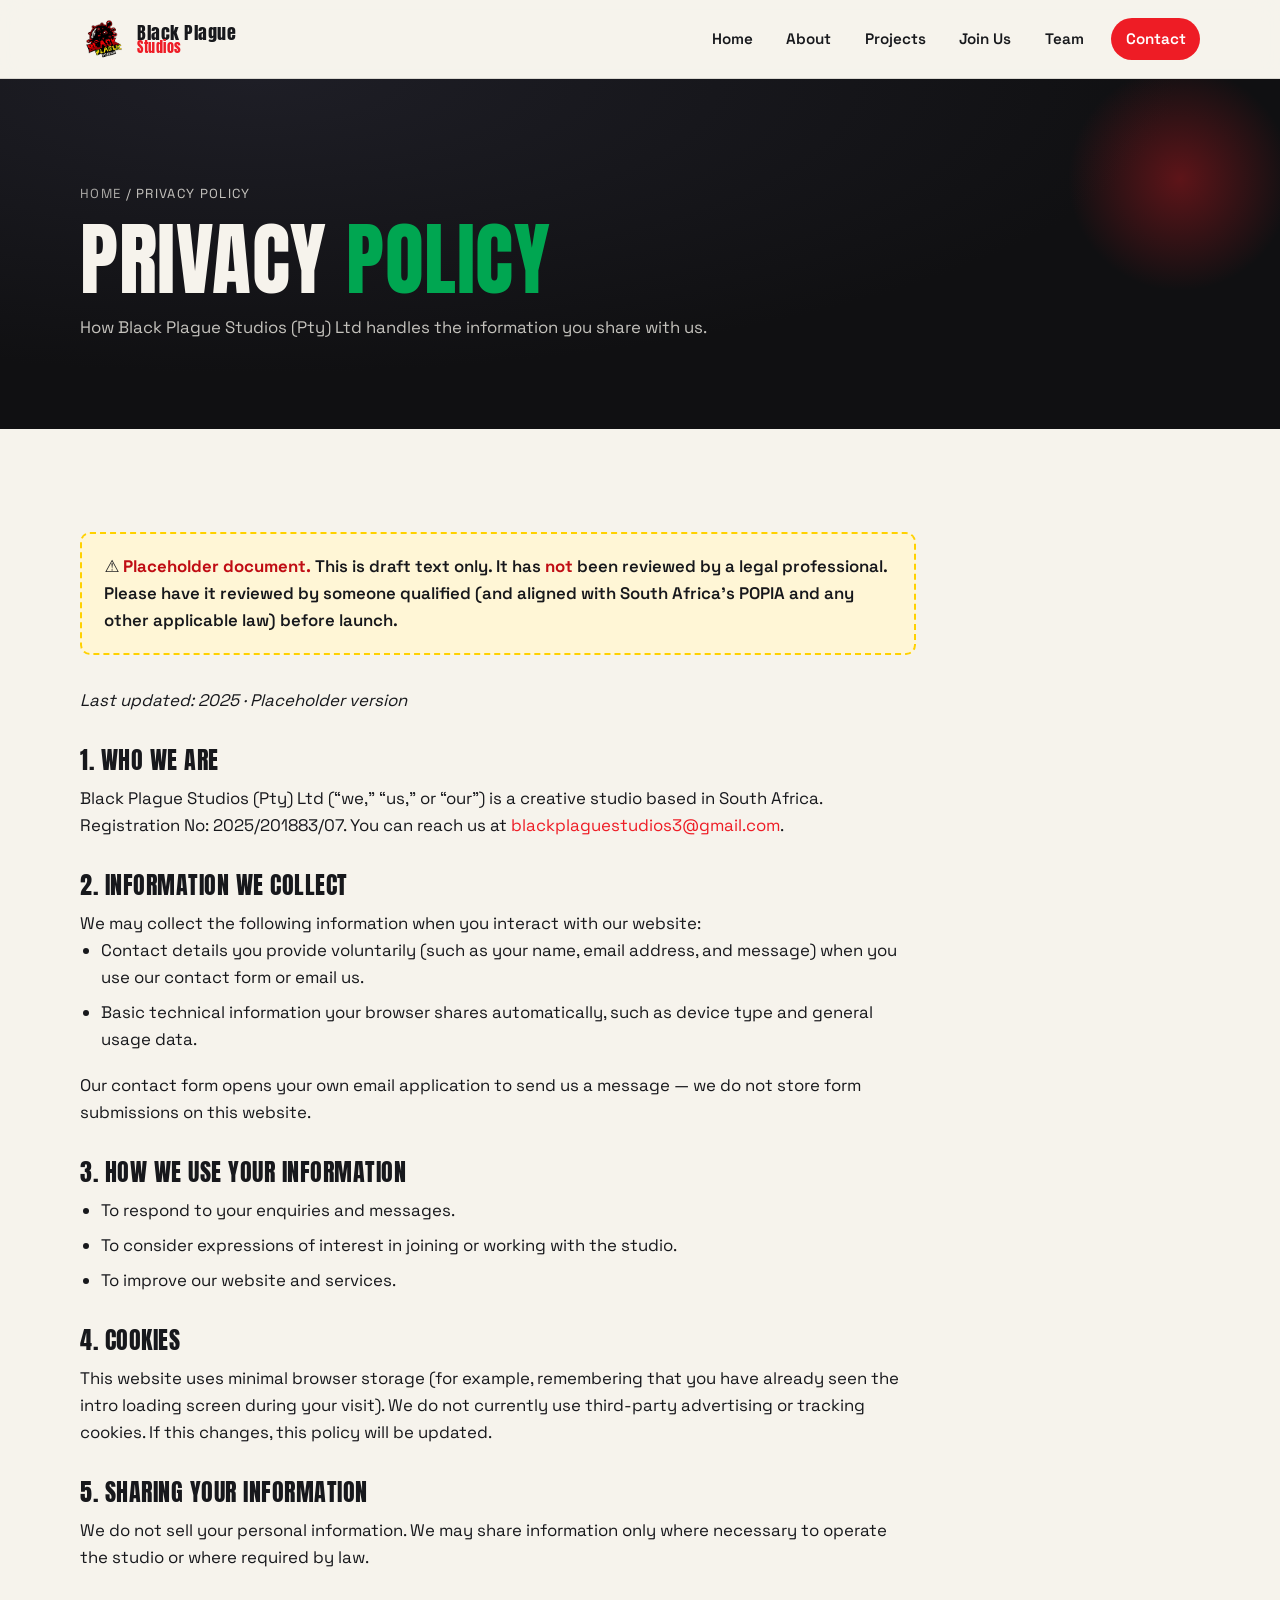
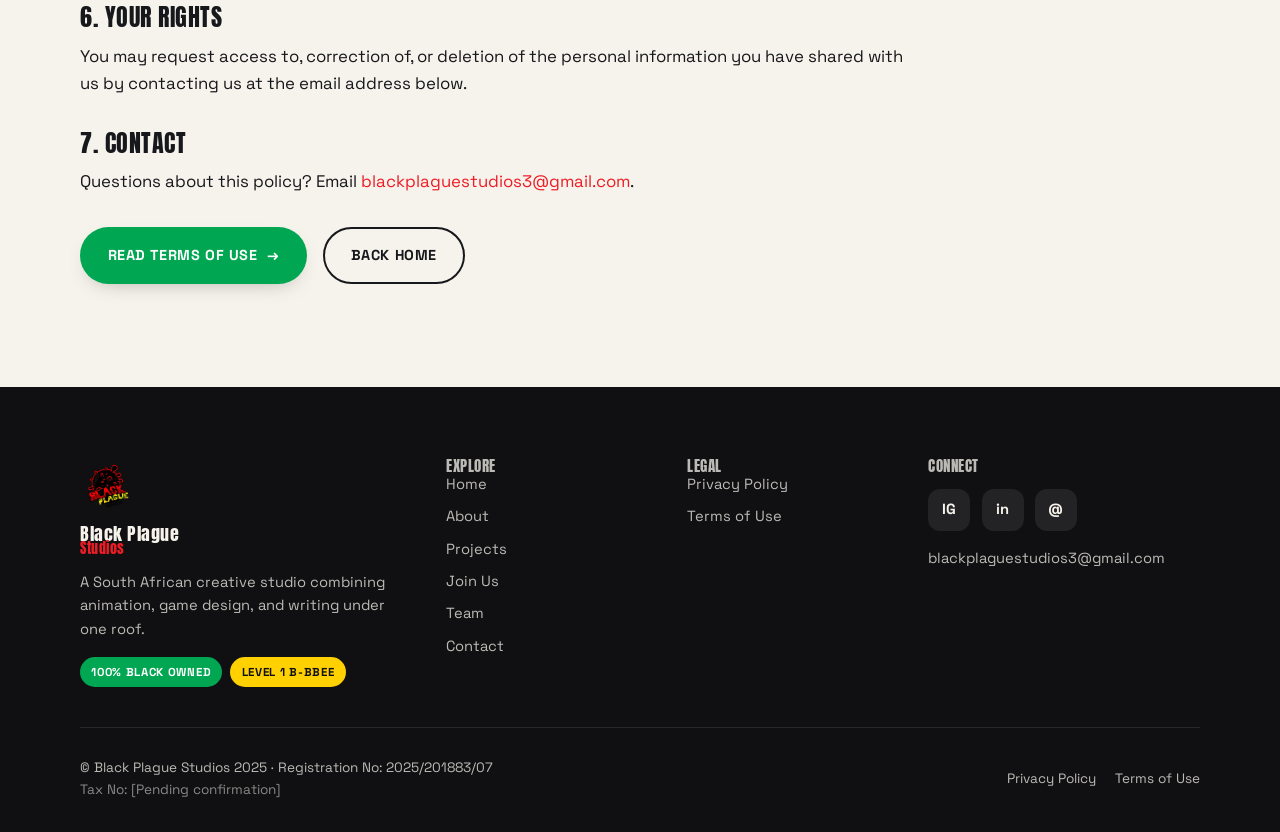
<file: privacy-policy.html>
<!DOCTYPE html>
<html lang="en">
<head>
  <meta charset="UTF-8" />
  <meta name="viewport" content="width=device-width, initial-scale=1.0" />
  <title>Privacy Policy — Black Plague Studios</title>
  <meta name="description" content="Privacy Policy for Black Plague Studios (Pty) Ltd. Placeholder document — to be reviewed by a qualified professional before launch." />
  <meta name="theme-color" content="#101012" />
  <meta name="robots" content="noindex" />
  <link rel="icon" type="image/jpeg" href="assets/Company Logo.jpg" />
  <link rel="preconnect" href="https://fonts.googleapis.com" />
  <link rel="preconnect" href="https://fonts.gstatic.com" crossorigin />
  <link href="https://fonts.googleapis.com/css2?family=Anton&family=Space+Grotesk:wght@400;500;600;700&display=swap" rel="stylesheet" />
  <link rel="stylesheet" href="css/styles.css" />
</head>
<body>

  <div class="loader" id="loader" role="status" aria-live="polite">
    <div class="loader-inner">
      <video class="loader-video" src="assets/intro.mp4" poster="assets/logo.png" autoplay muted playsinline aria-label="Black Plague Studios intro animation"></video>
      <span class="loader-word">Loading</span>
      <div class="loader-bar"><span></span></div>
    </div>
  </div>

  <header class="site-header" id="siteHeader">
    <div class="container header-inner">
      <a class="brand" href="index.html" aria-label="Black Plague Studios home">
        <img class="brand-logo" src="assets/logo.png" alt="Black Plague Studios logo" />
        <span class="brand-name">Black Plague <span>Studios</span></span>
      </a>
      <nav class="main-nav" id="mainNav" aria-label="Primary">
        <ul>
          <li><a href="index.html">Home</a></li>
          <li><a href="about.html">About</a></li>
          <li><a href="projects.html">Projects</a></li>
          <li><a href="join-us.html">Join Us</a></li>
          <li><a href="team.html">Team</a></li>
          <li class="nav-cta"><a href="contact.html">Contact</a></li>
        </ul>
      </nav>
      <button class="nav-toggle" id="navToggle" aria-label="Toggle navigation menu" aria-expanded="false" aria-controls="mainNav">
        <span></span><span></span><span></span>
      </button>
    </div>
  </header>

  <main>
    <section class="page-hero">
      <div class="container">
        <p class="breadcrumb"><a href="index.html">Home</a> / Privacy Policy</p>
        <h1>Privacy <span style="color:var(--green)">Policy</span></h1>
        <p>How Black Plague Studios (Pty) Ltd handles the information you share with us.</p>
      </div>
    </section>

    <section class="section">
      <div class="container">
        <div class="legal-doc">
          <div class="legal-note" data-reveal>
            ⚠️ <strong>Placeholder document.</strong> This is draft text only. It has <strong>not</strong>
            been reviewed by a legal professional. Please have it reviewed by someone qualified
            (and aligned with South Africa's POPIA and any other applicable law) before launch.
          </div>

          <p data-reveal><em>Last updated: 2025 · Placeholder version</em></p>

          <h2 data-reveal>1. Who We Are</h2>
          <p data-reveal>
            Black Plague Studios (Pty) Ltd (&ldquo;we,&rdquo; &ldquo;us,&rdquo; or &ldquo;our&rdquo;)
            is a creative studio based in South Africa. Registration No: 2025/201883/07. You can
            reach us at <a href="mailto:blackplaguestudios3@gmail.com" style="color:var(--red)">blackplaguestudios3@gmail.com</a>.
          </p>

          <h2 data-reveal>2. Information We Collect</h2>
          <p data-reveal>We may collect the following information when you interact with our website:</p>
          <ul data-reveal>
            <li>Contact details you provide voluntarily (such as your name, email address, and message) when you use our contact form or email us.</li>
            <li>Basic technical information your browser shares automatically, such as device type and general usage data.</li>
          </ul>
          <p data-reveal>
            Our contact form opens your own email application to send us a message — we do not store
            form submissions on this website.
          </p>

          <h2 data-reveal>3. How We Use Your Information</h2>
          <ul data-reveal>
            <li>To respond to your enquiries and messages.</li>
            <li>To consider expressions of interest in joining or working with the studio.</li>
            <li>To improve our website and services.</li>
          </ul>

          <h2 data-reveal>4. Cookies</h2>
          <p data-reveal>
            This website uses minimal browser storage (for example, remembering that you have already
            seen the intro loading screen during your visit). We do not currently use third-party
            advertising or tracking cookies. If this changes, this policy will be updated.
          </p>

          <h2 data-reveal>5. Sharing Your Information</h2>
          <p data-reveal>
            We do not sell your personal information. We may share information only where necessary to
            operate the studio or where required by law.
          </p>

          <h2 data-reveal>6. Your Rights</h2>
          <p data-reveal>
            You may request access to, correction of, or deletion of the personal information you have
            shared with us by contacting us at the email address below.
          </p>

          <h2 data-reveal>7. Contact</h2>
          <p data-reveal>
            Questions about this policy? Email
            <a href="mailto:blackplaguestudios3@gmail.com" style="color:var(--red)">blackplaguestudios3@gmail.com</a>.
          </p>

          <div class="btn-row" style="margin-top:2rem" data-reveal>
            <a class="btn btn--green" href="terms.html">Read Terms of Use <span class="arrow">→</span></a>
            <a class="btn btn--ghost" href="index.html"><span>Back home</span></a>
          </div>
        </div>
      </div>
    </section>
  </main>

  <footer class="site-footer">
    <div class="container">
      <div class="footer-grid">
        <div class="footer-brand">
          <img class="footer-logo" src="assets/logo.png" alt="Black Plague Studios logo" />
          <span class="brand-name">Black Plague <span>Studios</span></span>
          <p>A South African creative studio combining animation, game design, and writing under one roof.</p>
          <div class="footer-badges">
            <span class="badge badge--g">100% Black Owned</span>
            <span class="badge badge--y">Level 1 B-BBEE</span>
          </div>
        </div>
        <div class="footer-col">
          <h4>Explore</h4>
          <ul class="footer-links">
            <li><a href="index.html">Home</a></li>
            <li><a href="about.html">About</a></li>
            <li><a href="projects.html">Projects</a></li>
            <li><a href="join-us.html">Join Us</a></li>
            <li><a href="team.html">Team</a></li>
            <li><a href="contact.html">Contact</a></li>
          </ul>
        </div>
        <div class="footer-col">
          <h4>Legal</h4>
          <ul class="footer-links">
            <li><a href="privacy-policy.html">Privacy Policy</a></li>
            <li><a href="terms.html">Terms of Use</a></li>
          </ul>
        </div>
        <div class="footer-col">
          <h4>Connect</h4>
          <div class="footer-social">
            <a class="ig" href="https://www.instagram.com/blackplaguestudio_rsa/" target="_blank" rel="noopener" aria-label="Instagram">IG</a>
            <a class="in" href="https://www.linkedin.com/company/black-plague-studios/" target="_blank" rel="noopener" aria-label="LinkedIn">in</a>
            <a class="mail" href="mailto:blackplaguestudios3@gmail.com" aria-label="Email">@</a>
          </div>
          <ul class="footer-links" style="margin-top:1rem">
            <li><a href="mailto:blackplaguestudios3@gmail.com">blackplaguestudios3@gmail.com</a></li>
          </ul>
        </div>
      </div>
      <div class="footer-legal">
        <div>
          <div>© Black Plague Studios 2025 · Registration No: 2025/201883/07</div>
          <div style="opacity:.7">Tax No: [Pending confirmation]</div>
        </div>
        <nav aria-label="Legal">
          <a href="privacy-policy.html">Privacy Policy</a>
          <a href="terms.html">Terms of Use</a>
        </nav>
      </div>
    </div>
  </footer>

  <script src="js/main.js"></script>
</body>
</html>
</file>
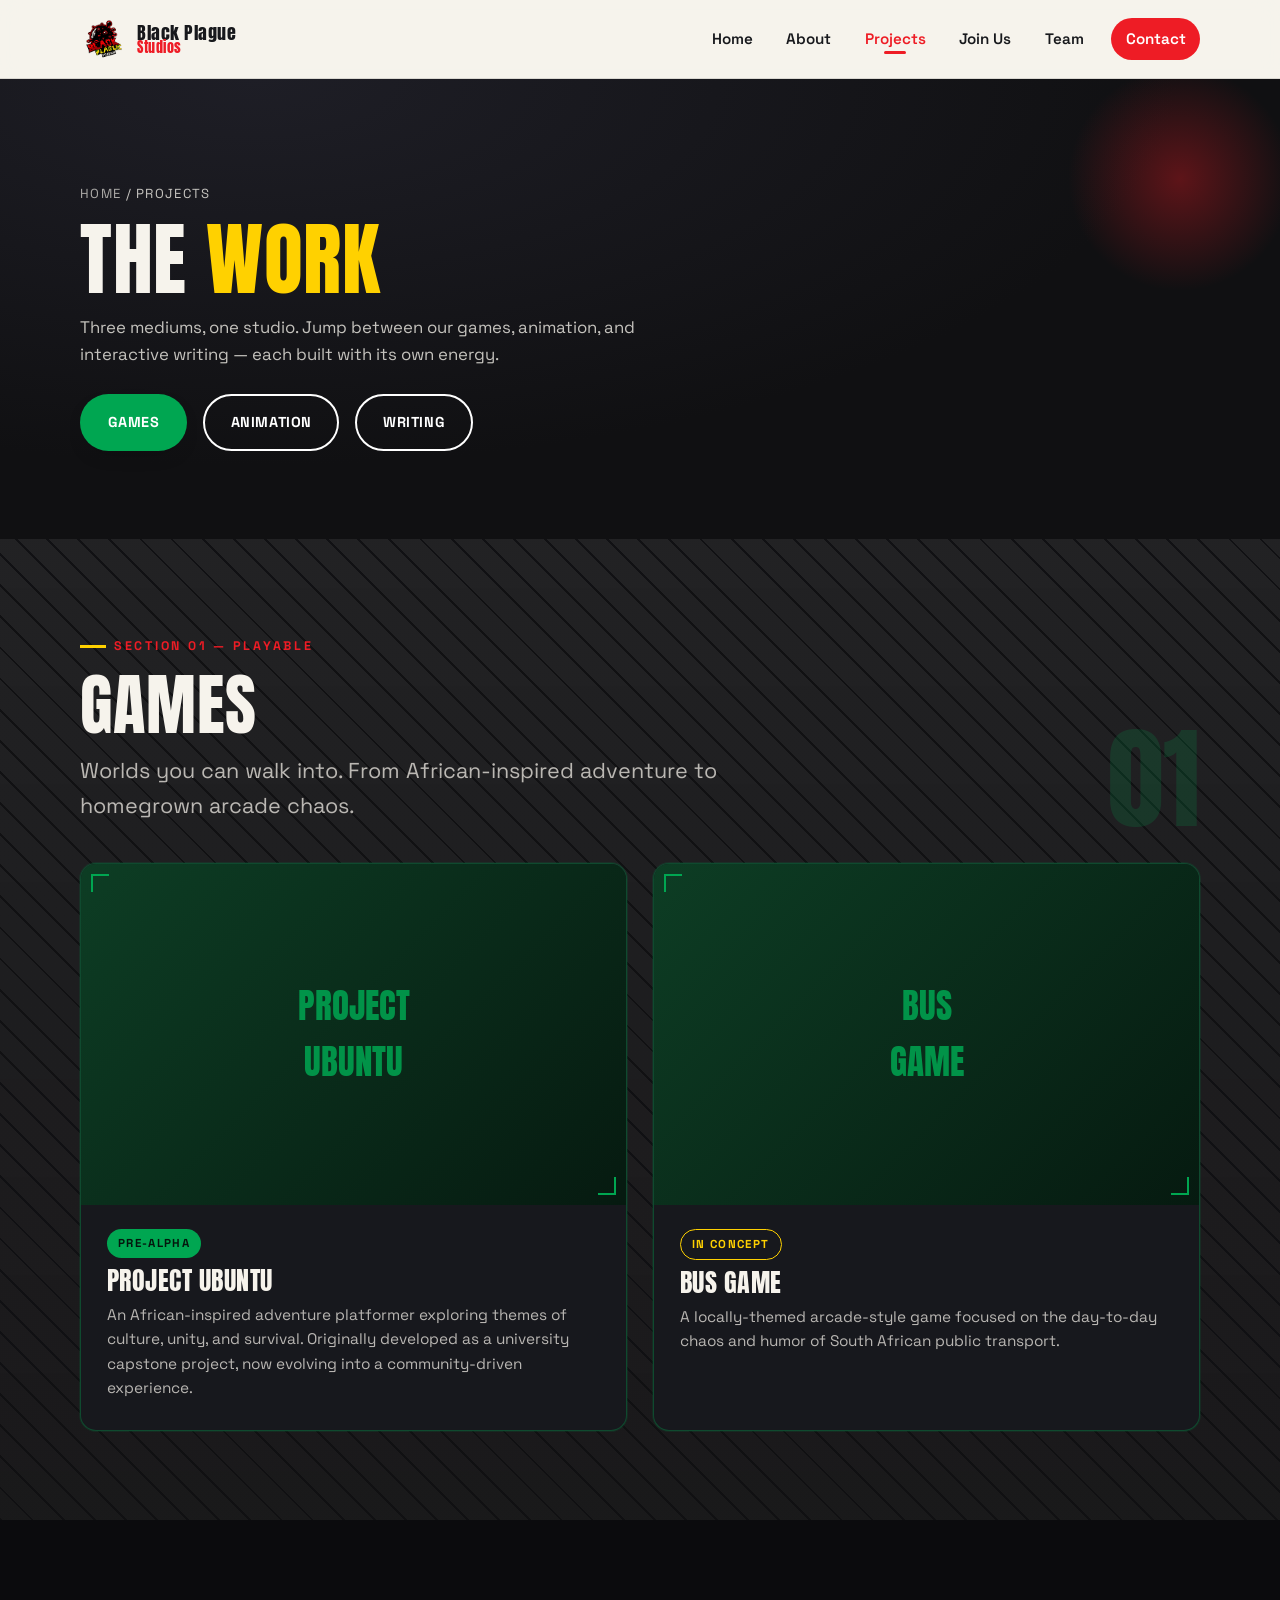
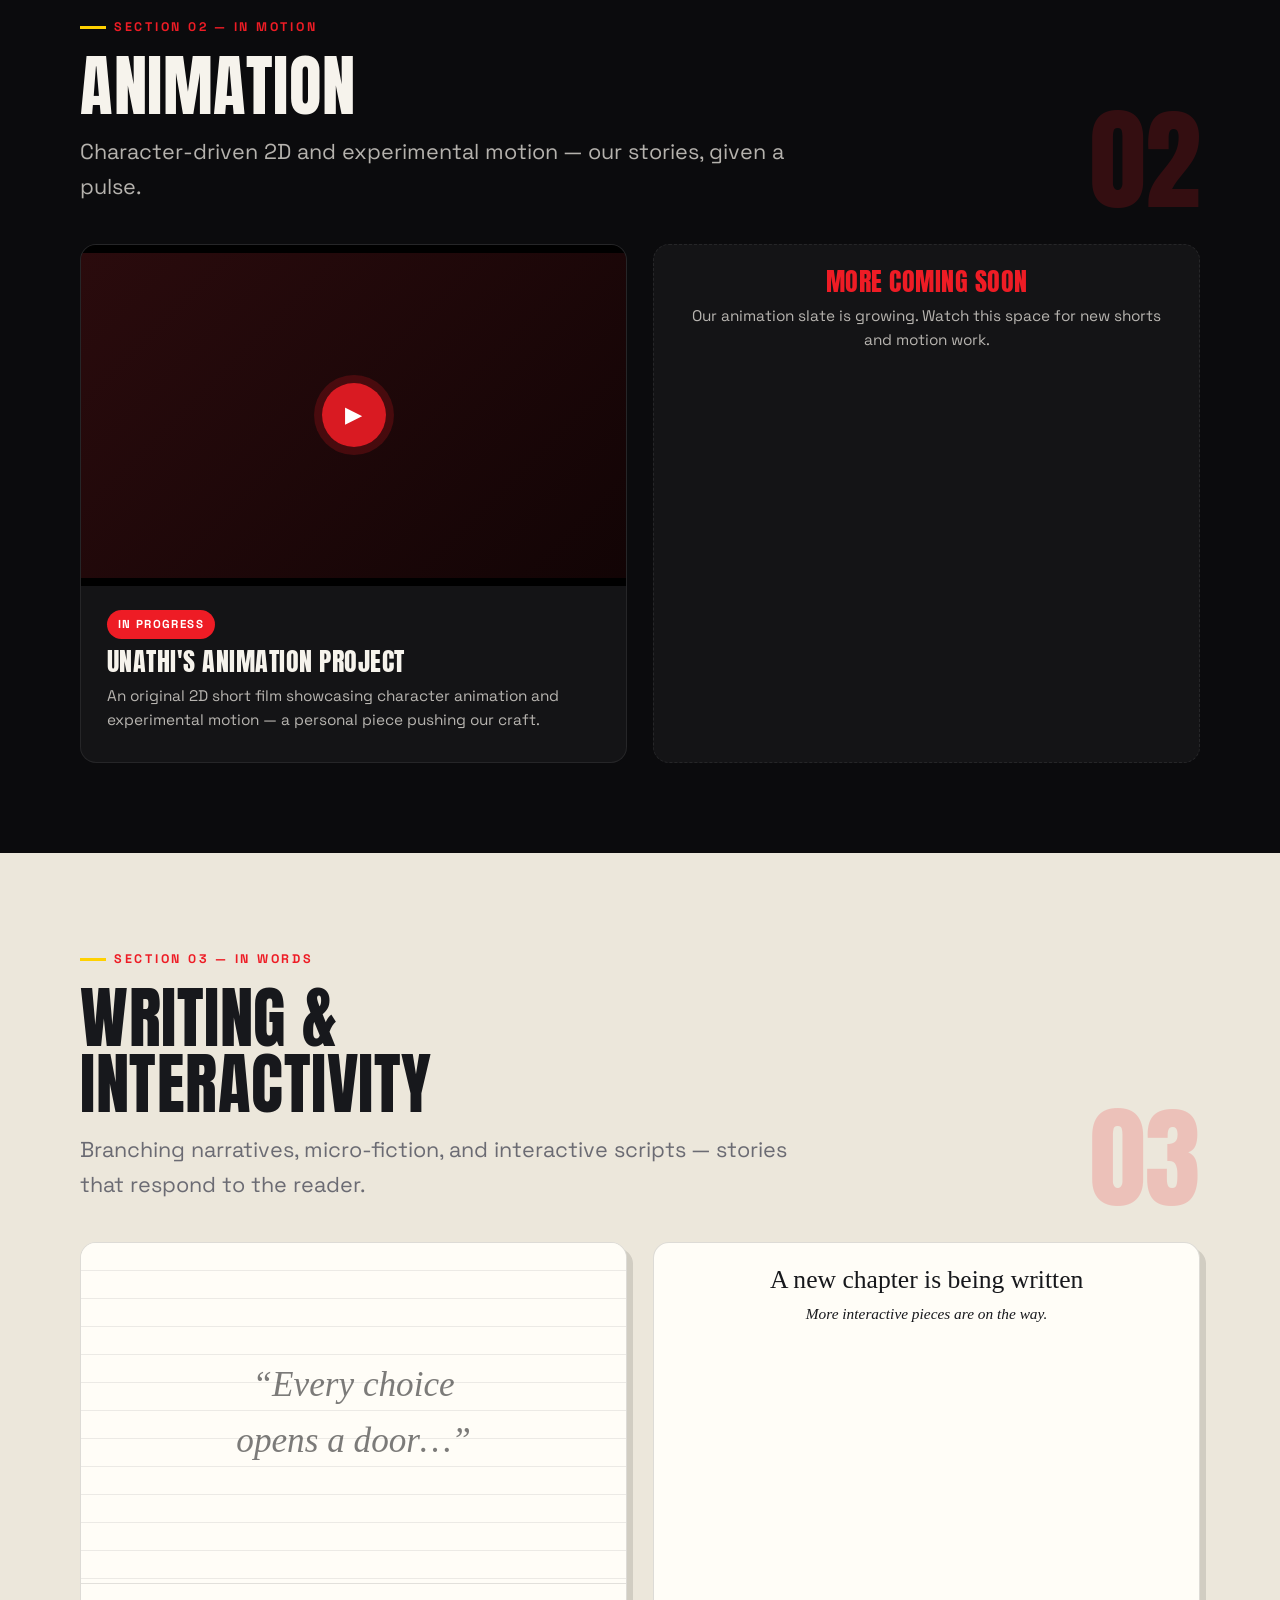
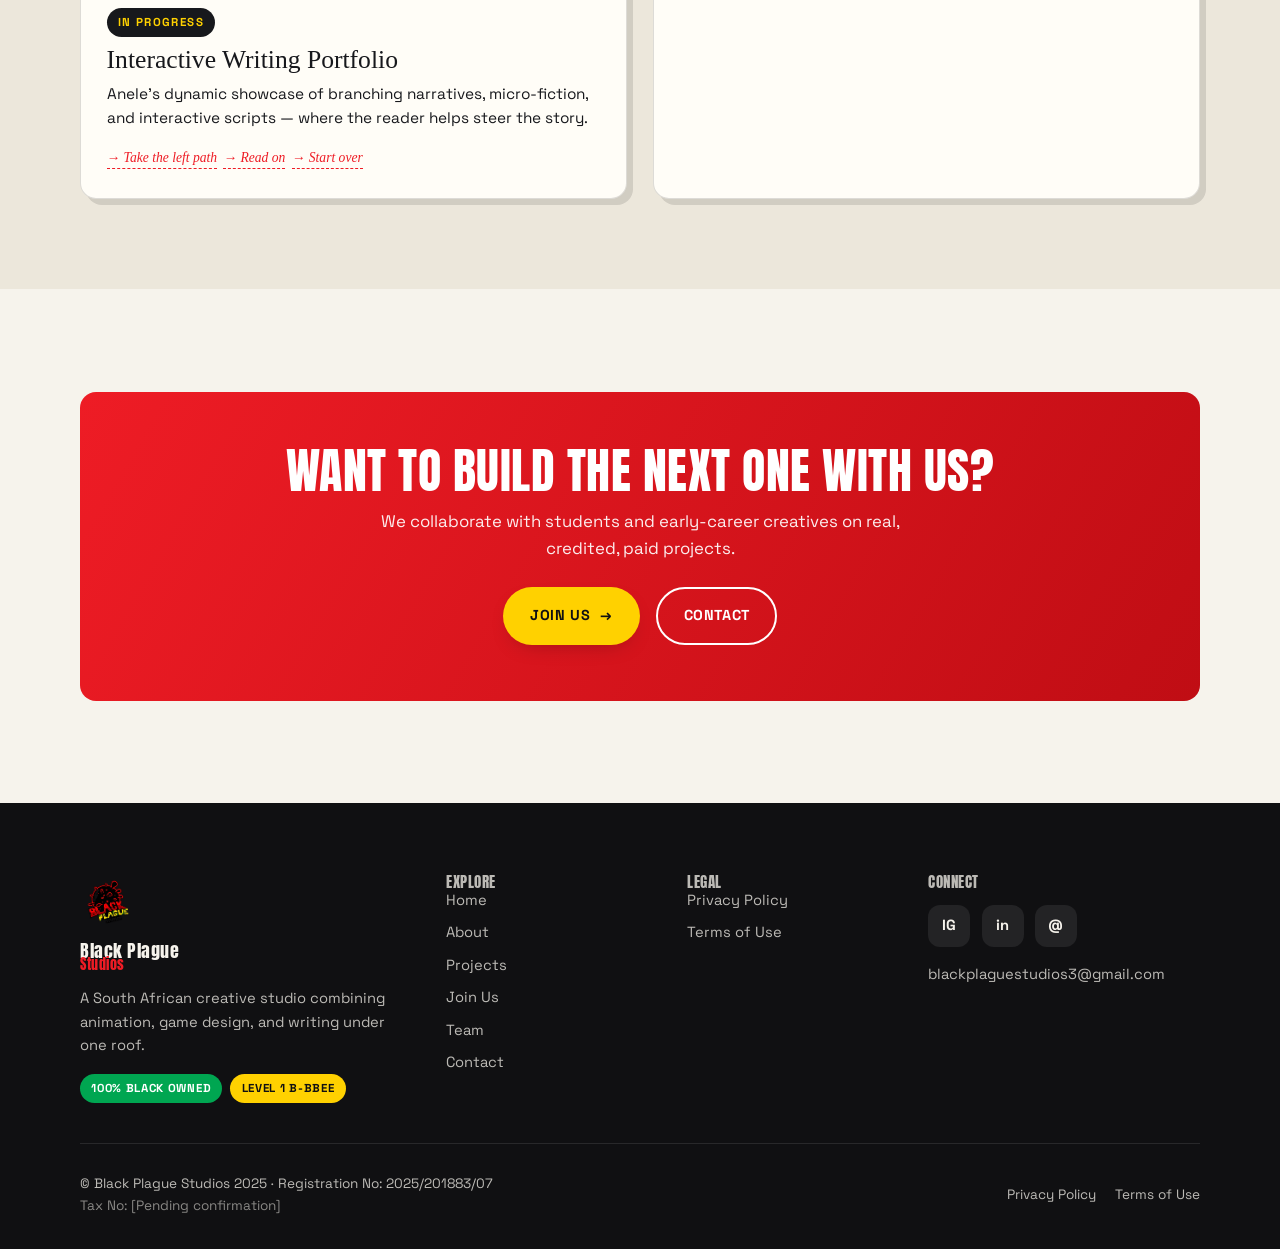
<file: projects.html>
<!DOCTYPE html>
<html lang="en">
<head>
  <meta charset="UTF-8" />
  <meta name="viewport" content="width=device-width, initial-scale=1.0" />
  <title>Projects — Black Plague Studios</title>
  <meta name="description" content="Explore Black Plague Studios' portfolio across games, animation, and interactive writing — including Project Ubuntu, Bus Game, and more." />
  <meta name="theme-color" content="#101012" />
  <link rel="icon" type="image/jpeg" href="assets/Company Logo.jpg" />
  <link rel="preconnect" href="https://fonts.googleapis.com" />
  <link rel="preconnect" href="https://fonts.gstatic.com" crossorigin />
  <link href="https://fonts.googleapis.com/css2?family=Anton&family=Space+Grotesk:wght@400;500;600;700&display=swap" rel="stylesheet" />
  <link rel="stylesheet" href="css/styles.css" />
</head>
<body>

  <div class="loader" id="loader" role="status" aria-live="polite">
    <div class="loader-inner">
      <video class="loader-video" src="assets/intro.mp4" poster="assets/logo.png" autoplay muted playsinline aria-label="Black Plague Studios intro animation"></video>
      <span class="loader-word">Loading</span>
      <div class="loader-bar"><span></span></div>
    </div>
  </div>

  <header class="site-header" id="siteHeader">
    <div class="container header-inner">
      <a class="brand" href="index.html" aria-label="Black Plague Studios home">
        <img class="brand-logo" src="assets/logo.png" alt="Black Plague Studios logo" />
        <span class="brand-name">Black Plague <span>Studios</span></span>
      </a>
      <nav class="main-nav" id="mainNav" aria-label="Primary">
        <ul>
          <li><a href="index.html">Home</a></li>
          <li><a href="about.html">About</a></li>
          <li><a href="projects.html">Projects</a></li>
          <li><a href="join-us.html">Join Us</a></li>
          <li><a href="team.html">Team</a></li>
          <li class="nav-cta"><a href="contact.html">Contact</a></li>
        </ul>
      </nav>
      <button class="nav-toggle" id="navToggle" aria-label="Toggle navigation menu" aria-expanded="false" aria-controls="mainNav">
        <span></span><span></span><span></span>
      </button>
    </div>
  </header>

  <main>
    <section class="page-hero">
      <div class="container">
        <p class="breadcrumb"><a href="index.html">Home</a> / Projects</p>
        <h1>The <span style="color:var(--yellow)">Work</span></h1>
        <p>
          Three mediums, one studio. Jump between our games, animation, and interactive writing —
          each built with its own energy.
        </p>
        <div class="btn-row" style="margin-top:1.6rem">
          <a class="btn btn--green" href="#games">Games</a>
          <a class="btn btn--ghost" href="#animation" style="border-color:#fff"><span style="color:#fff">Animation</span></a>
          <a class="btn btn--ghost" href="#writing" style="border-color:#fff"><span style="color:#fff">Writing</span></a>
        </div>
      </div>
    </section>

    <!-- ===================== GAMES (game-UI / HUD feel) ===================== -->
    <section class="medium-band medium-games" id="games">
      <div class="container">
        <div class="medium-head">
          <div data-reveal>
            <p class="eyebrow">Section 01 — Playable</p>
            <h2 class="section-title" style="color:var(--paper)">Games</h2>
            <p class="lead" style="margin-top:1rem;color:rgba(246,243,236,.72);max-width:52ch">
              Worlds you can walk into. From African-inspired adventure to homegrown arcade chaos.
            </p>
          </div>
          <span class="medium-index" aria-hidden="true">01</span>
        </div>

        <div class="project-grid">
          <article class="project-card" data-reveal>
            <div class="project-thumb">
              <span class="hud-corner tl" aria-hidden="true"></span>
              <span class="hud-corner br" aria-hidden="true"></span>
              <div class="project-placeholder">PROJECT<br />UBUNTU</div>
            </div>
            <div class="project-body">
              <span class="status-tag">Pre-Alpha</span>
              <h3>Project Ubuntu</h3>
              <p>
                An African-inspired adventure platformer exploring themes of culture, unity, and
                survival. Originally developed as a university capstone project, now evolving into a
                community-driven experience.
              </p>
            </div>
          </article>

          <article class="project-card" data-reveal data-delay="1">
            <div class="project-thumb">
              <span class="hud-corner tl" aria-hidden="true"></span>
              <span class="hud-corner br" aria-hidden="true"></span>
              <div class="project-placeholder">BUS<br />GAME</div>
            </div>
            <div class="project-body">
              <span class="status-tag alt">In Concept</span>
              <h3>Bus Game</h3>
              <p>
                A locally-themed arcade-style game focused on the day-to-day chaos and humor of South
                African public transport.
              </p>
            </div>
          </article>
        </div>
      </div>
    </section>

    <!-- ===================== ANIMATION (cinematic / letterbox feel) ===================== -->
    <section class="medium-band medium-anim" id="animation">
      <div class="container">
        <div class="medium-head">
          <div data-reveal>
            <p class="eyebrow">Section 02 — In Motion</p>
            <h2 class="section-title" style="color:var(--paper)">Animation</h2>
            <p class="lead" style="margin-top:1rem;color:rgba(246,243,236,.72);max-width:52ch">
              Character-driven 2D and experimental motion — our stories, given a pulse.
            </p>
          </div>
          <span class="medium-index" aria-hidden="true">02</span>
        </div>

        <div class="project-grid">
          <article class="project-card" data-reveal>
            <div class="project-thumb">
              <div class="play-badge" aria-hidden="true">▶</div>
            </div>
            <div class="project-body">
              <span class="status-tag">In Progress</span>
              <h3>Unathi's Animation Project</h3>
              <p>
                An original 2D short film showcasing character animation and experimental motion —
                a personal piece pushing our craft.
              </p>
            </div>
          </article>

          <article class="project-card" data-reveal data-delay="1" style="display:flex;align-items:center;justify-content:center;border-style:dashed;">
            <div class="project-body" style="text-align:center">
              <h3 style="color:var(--red)">More coming soon</h3>
              <p>Our animation slate is growing. Watch this space for new shorts and motion work.</p>
            </div>
          </article>
        </div>
      </div>
    </section>

    <!-- ===================== WRITING (literary / interactive-fiction feel) ===================== -->
    <section class="medium-band medium-writing" id="writing">
      <div class="container">
        <div class="medium-head">
          <div data-reveal>
            <p class="eyebrow" style="color:var(--red)">Section 03 — In Words</p>
            <h2 class="section-title">Writing &amp; Interactivity</h2>
            <p class="lead" style="margin-top:1rem;max-width:52ch">
              Branching narratives, micro-fiction, and interactive scripts — stories that respond
              to the reader.
            </p>
          </div>
          <span class="medium-index" aria-hidden="true">03</span>
        </div>

        <div class="project-grid">
          <article class="project-card" data-reveal>
            <div class="project-thumb">
              <div class="project-placeholder">&ldquo;Every choice<br />opens a door…&rdquo;</div>
            </div>
            <div class="project-body">
              <span class="status-tag">In Progress</span>
              <h3>Interactive Writing Portfolio</h3>
              <p>
                Anele's dynamic showcase of branching narratives, micro-fiction, and interactive
                scripts — where the reader helps steer the story.
              </p>
              <div class="branch" aria-hidden="true">
                <a href="#writing">→ Take the left path</a>
                <a href="#writing">→ Read on</a>
                <a href="#writing">→ Start over</a>
              </div>
            </div>
          </article>

          <article class="project-card" data-reveal data-delay="1" style="display:flex;align-items:center;justify-content:center;">
            <div class="project-body" style="text-align:center">
              <h3 style="font-family:Georgia,serif;text-transform:none">A new chapter is being written</h3>
              <p style="font-family:Georgia,serif;font-style:italic">More interactive pieces are on the way.</p>
            </div>
          </article>
        </div>
      </div>
    </section>

    <!-- CTA -->
    <section class="section">
      <div class="container">
        <div class="cta-banner" data-reveal>
          <h2>Want to build the next one with us?</h2>
          <p>We collaborate with students and early-career creatives on real, credited, paid projects.</p>
          <div class="btn-row" style="justify-content:center">
            <a class="btn btn--yellow" href="join-us.html">Join us <span class="arrow">→</span></a>
            <a class="btn btn--ghost" href="contact.html" style="border-color:#fff"><span style="color:#fff">Contact</span></a>
          </div>
        </div>
      </div>
    </section>
  </main>

  <footer class="site-footer">
    <div class="container">
      <div class="footer-grid">
        <div class="footer-brand">
          <img class="footer-logo" src="assets/logo.png" alt="Black Plague Studios logo" />
          <span class="brand-name">Black Plague <span>Studios</span></span>
          <p>A South African creative studio combining animation, game design, and writing under one roof.</p>
          <div class="footer-badges">
            <span class="badge badge--g">100% Black Owned</span>
            <span class="badge badge--y">Level 1 B-BBEE</span>
          </div>
        </div>
        <div class="footer-col">
          <h4>Explore</h4>
          <ul class="footer-links">
            <li><a href="index.html">Home</a></li>
            <li><a href="about.html">About</a></li>
            <li><a href="projects.html">Projects</a></li>
            <li><a href="join-us.html">Join Us</a></li>
            <li><a href="team.html">Team</a></li>
            <li><a href="contact.html">Contact</a></li>
          </ul>
        </div>
        <div class="footer-col">
          <h4>Legal</h4>
          <ul class="footer-links">
            <li><a href="privacy-policy.html">Privacy Policy</a></li>
            <li><a href="terms.html">Terms of Use</a></li>
          </ul>
        </div>
        <div class="footer-col">
          <h4>Connect</h4>
          <div class="footer-social">
            <a class="ig" href="https://www.instagram.com/blackplaguestudio_rsa/" target="_blank" rel="noopener" aria-label="Instagram">IG</a>
            <a class="in" href="https://www.linkedin.com/company/black-plague-studios/" target="_blank" rel="noopener" aria-label="LinkedIn">in</a>
            <a class="mail" href="mailto:blackplaguestudios3@gmail.com" aria-label="Email">@</a>
          </div>
          <ul class="footer-links" style="margin-top:1rem">
            <li><a href="mailto:blackplaguestudios3@gmail.com">blackplaguestudios3@gmail.com</a></li>
          </ul>
        </div>
      </div>
      <div class="footer-legal">
        <div>
          <div>© Black Plague Studios 2025 · Registration No: 2025/201883/07</div>
          <div style="opacity:.7">Tax No: [Pending confirmation]</div>
        </div>
        <nav aria-label="Legal">
          <a href="privacy-policy.html">Privacy Policy</a>
          <a href="terms.html">Terms of Use</a>
        </nav>
      </div>
    </div>
  </footer>

  <script src="js/main.js"></script>
</body>
</html>
</file>
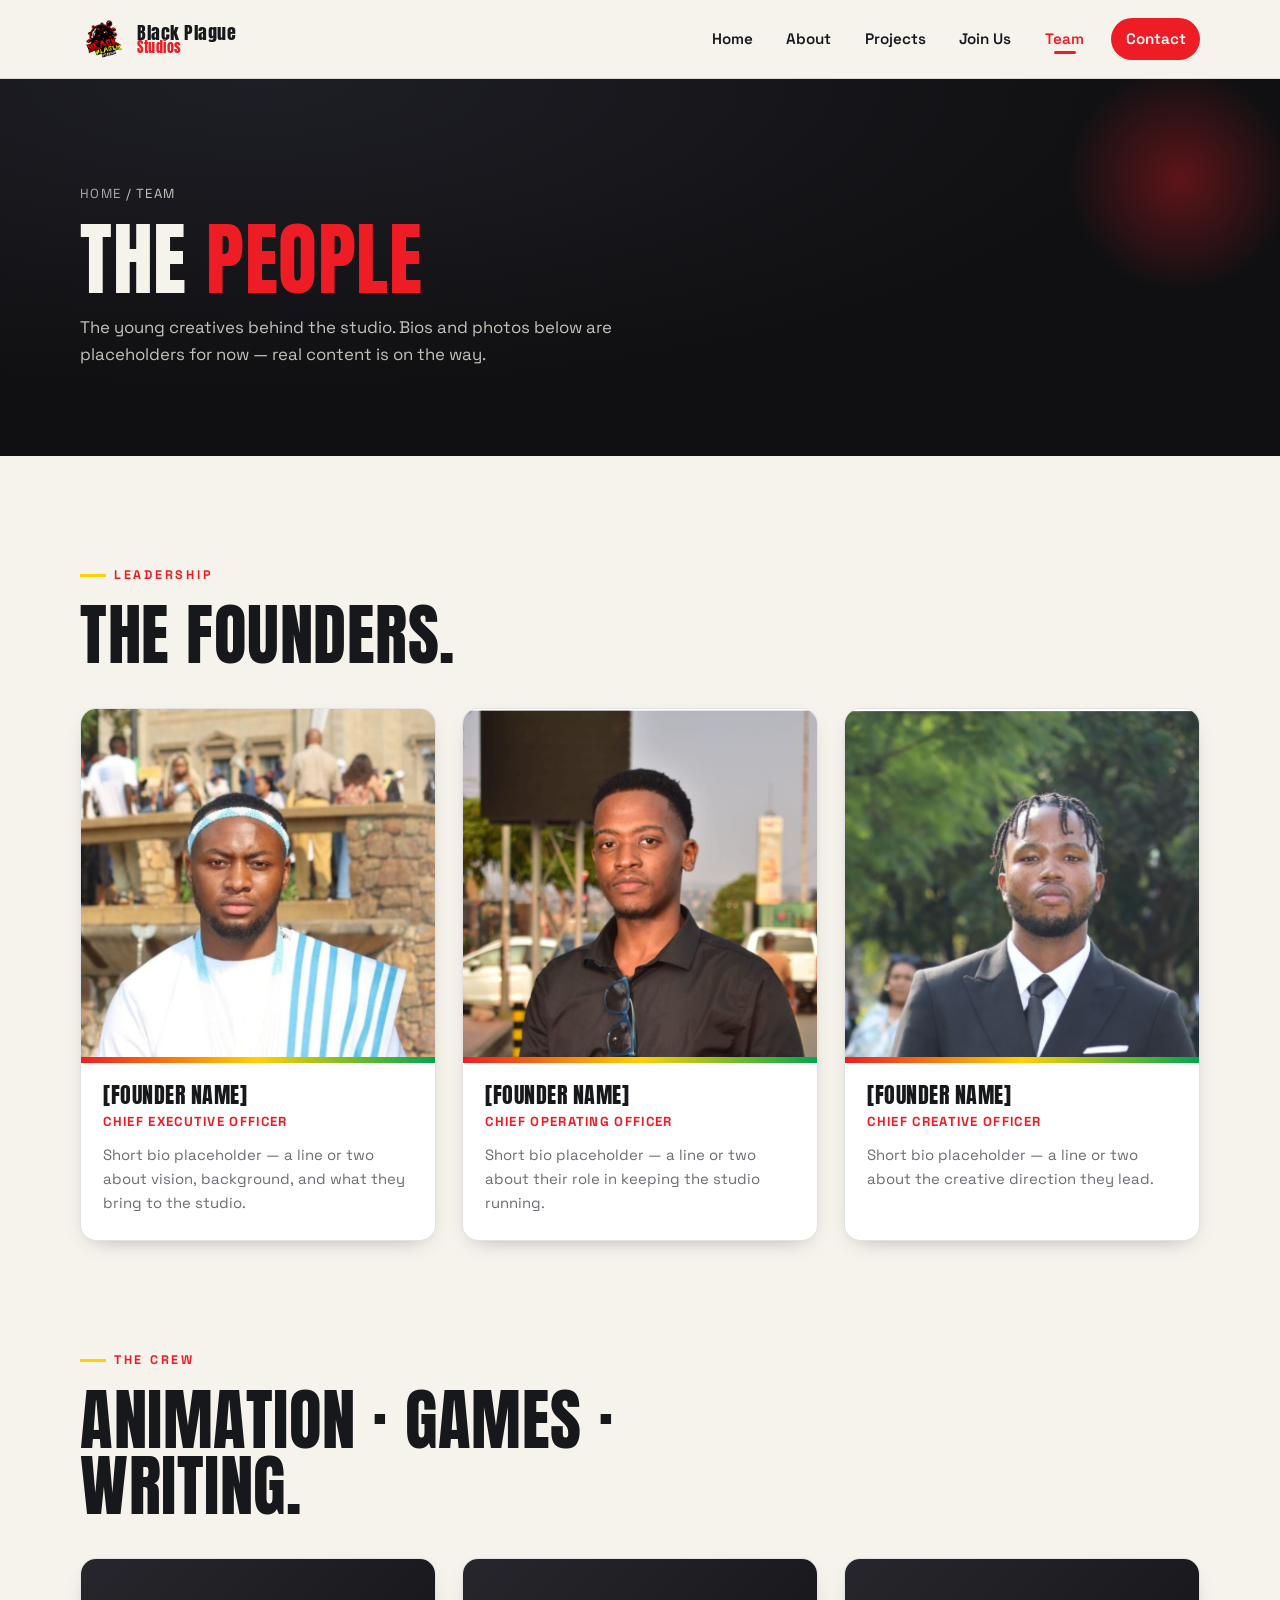
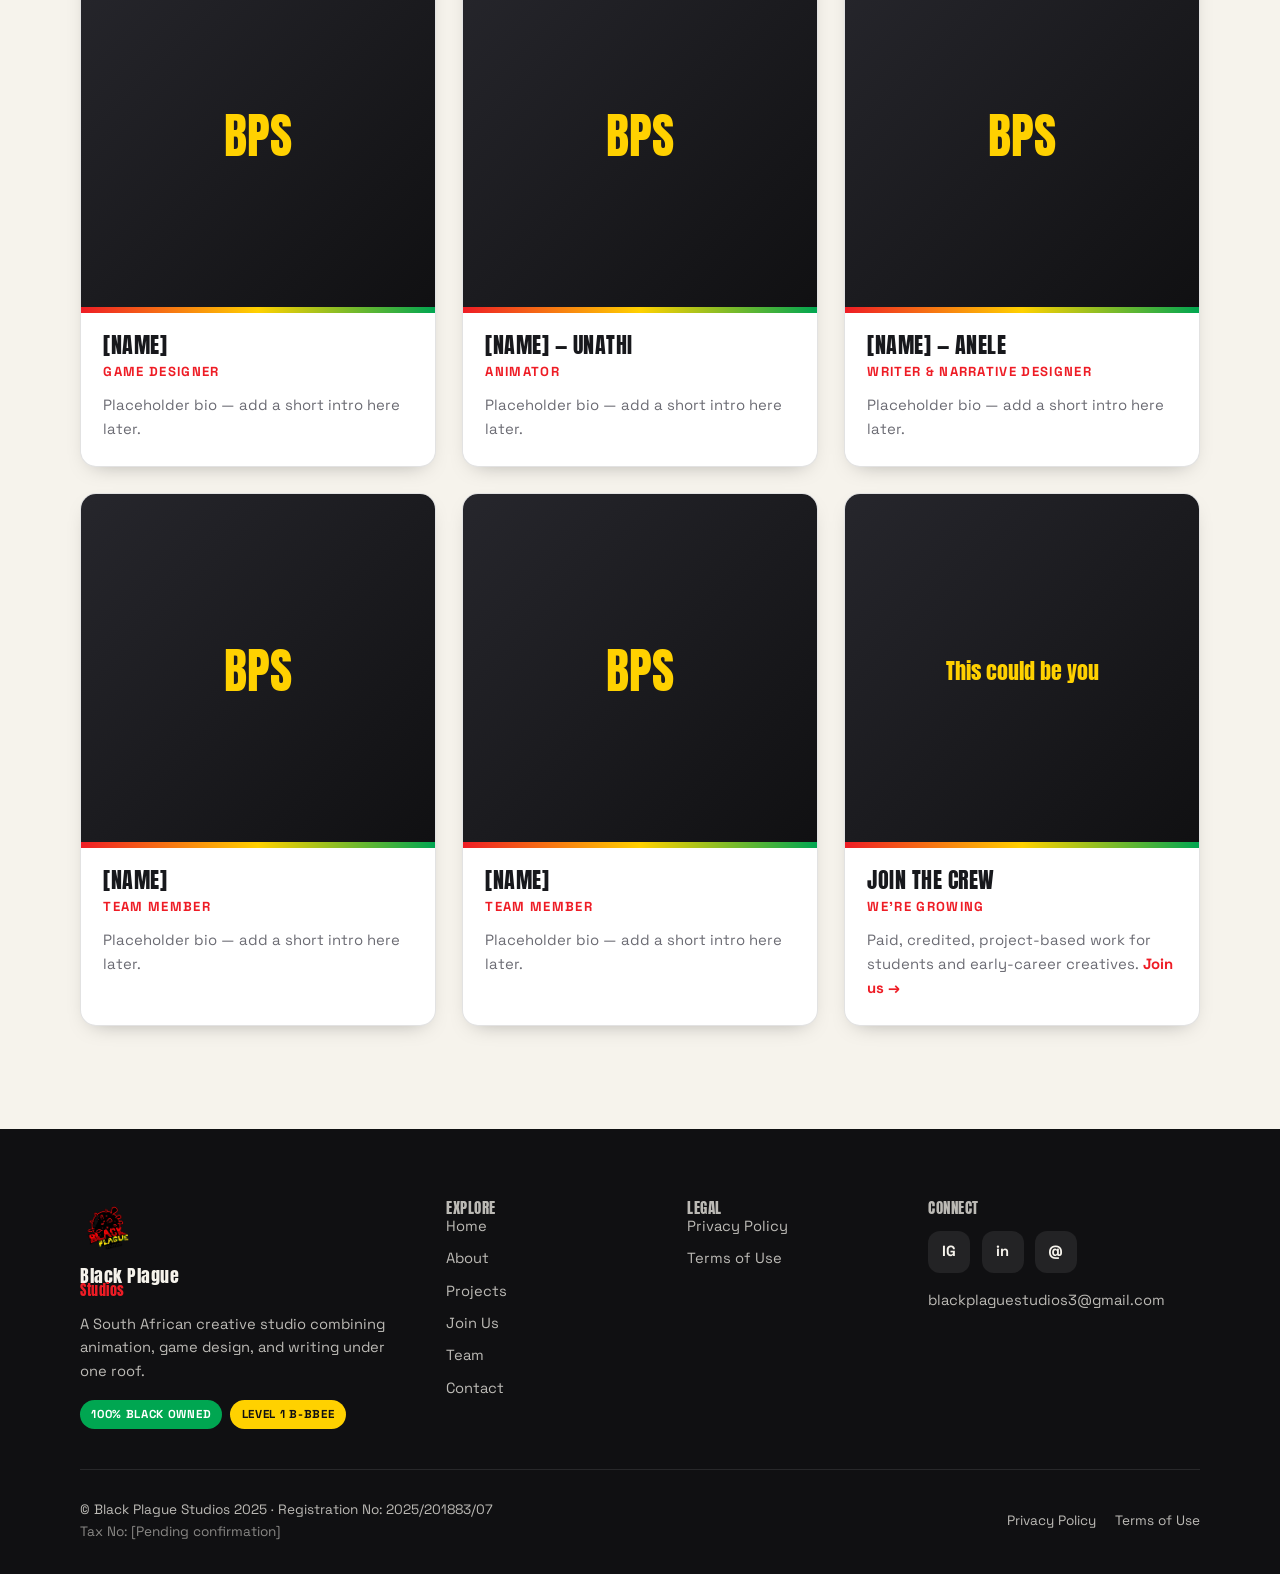
<file: team.html>
<!DOCTYPE html>
<html lang="en">
<head>
  <meta charset="UTF-8" />
  <meta name="viewport" content="width=device-width, initial-scale=1.0" />
  <title>Team — Black Plague Studios</title>
  <meta name="description" content="Meet the young creatives behind Black Plague Studios — the people building games, animation, and interactive writing under one roof." />
  <meta name="theme-color" content="#101012" />
  <link rel="icon" type="image/jpeg" href="assets/Company Logo.jpg" />
  <link rel="preconnect" href="https://fonts.googleapis.com" />
  <link rel="preconnect" href="https://fonts.gstatic.com" crossorigin />
  <link href="https://fonts.googleapis.com/css2?family=Anton&family=Space+Grotesk:wght@400;500;600;700&display=swap" rel="stylesheet" />
  <link rel="stylesheet" href="css/styles.css" />
</head>
<body>

  <div class="loader" id="loader" role="status" aria-live="polite">
    <div class="loader-inner">
      <video class="loader-video" src="assets/intro.mp4" poster="assets/logo.png" autoplay muted playsinline aria-label="Black Plague Studios intro animation"></video>
      <span class="loader-word">Loading</span>
      <div class="loader-bar"><span></span></div>
    </div>
  </div>

  <header class="site-header" id="siteHeader">
    <div class="container header-inner">
      <a class="brand" href="index.html" aria-label="Black Plague Studios home">
        <img class="brand-logo" src="assets/logo.png" alt="Black Plague Studios logo" />
        <span class="brand-name">Black Plague <span>Studios</span></span>
      </a>
      <nav class="main-nav" id="mainNav" aria-label="Primary">
        <ul>
          <li><a href="index.html">Home</a></li>
          <li><a href="about.html">About</a></li>
          <li><a href="projects.html">Projects</a></li>
          <li><a href="join-us.html">Join Us</a></li>
          <li><a href="team.html">Team</a></li>
          <li class="nav-cta"><a href="contact.html">Contact</a></li>
        </ul>
      </nav>
      <button class="nav-toggle" id="navToggle" aria-label="Toggle navigation menu" aria-expanded="false" aria-controls="mainNav">
        <span></span><span></span><span></span>
      </button>
    </div>
  </header>

  <main>
    <section class="page-hero">
      <div class="container">
        <p class="breadcrumb"><a href="index.html">Home</a> / Team</p>
        <h1>The <span style="color:var(--red)">People</span></h1>
        <p>
          The young creatives behind the studio. Bios and photos below are placeholders for now —
          real content is on the way.
        </p>
      </div>
    </section>

    <!-- Leadership -->
    <section class="section">
      <div class="container">
        <p class="eyebrow" data-reveal>Leadership</p>
        <h2 class="section-title" data-reveal>The founders.</h2>
        <div class="team-grid" style="margin-top:2.5rem">
          <article class="team-card" data-reveal>
            <div class="team-photo">
              <img src="assets/CEO Image.png" alt="Portrait of the Chief Executive Officer of Black Plague Studios" loading="lazy" />
            </div>
            <div class="team-info">
              <h3>[Founder Name]</h3>
              <p class="role">Chief Executive Officer</p>
              <p>Short bio placeholder — a line or two about vision, background, and what they bring to the studio.</p>
            </div>
          </article>

          <article class="team-card" data-reveal data-delay="1">
            <div class="team-photo">
              <img src="assets/COO image.png" alt="Portrait of the Chief Operating Officer of Black Plague Studios" loading="lazy" />
            </div>
            <div class="team-info">
              <h3>[Founder Name]</h3>
              <p class="role">Chief Operating Officer</p>
              <p>Short bio placeholder — a line or two about their role in keeping the studio running.</p>
            </div>
          </article>

          <article class="team-card" data-reveal data-delay="2">
            <div class="team-photo">
              <img src="assets/CCO image.png" alt="Portrait of the Chief Creative Officer of Black Plague Studios" loading="lazy" />
            </div>
            <div class="team-info">
              <h3>[Founder Name]</h3>
              <p class="role">Chief Creative Officer</p>
              <p>Short bio placeholder — a line or two about the creative direction they lead.</p>
            </div>
          </article>
        </div>
      </div>
    </section>

    <!-- Crew (placeholder cards) -->
    <section class="section" style="padding-top:0">
      <div class="container">
        <p class="eyebrow" data-reveal>The Crew</p>
        <h2 class="section-title" data-reveal>Animation · Games · Writing.</h2>
        <div class="team-grid" style="margin-top:2.5rem">
          <article class="team-card" data-reveal>
            <div class="team-photo"><span class="avatar-ph" aria-hidden="true">BPS</span></div>
            <div class="team-info">
              <h3>[Name]</h3>
              <p class="role">Game Designer</p>
              <p>Placeholder bio — add a short intro here later.</p>
            </div>
          </article>
          <article class="team-card" data-reveal data-delay="1">
            <div class="team-photo"><span class="avatar-ph" aria-hidden="true">BPS</span></div>
            <div class="team-info">
              <h3>[Name] — Unathi</h3>
              <p class="role">Animator</p>
              <p>Placeholder bio — add a short intro here later.</p>
            </div>
          </article>
          <article class="team-card" data-reveal data-delay="2">
            <div class="team-photo"><span class="avatar-ph" aria-hidden="true">BPS</span></div>
            <div class="team-info">
              <h3>[Name] — Anele</h3>
              <p class="role">Writer &amp; Narrative Designer</p>
              <p>Placeholder bio — add a short intro here later.</p>
            </div>
          </article>
          <article class="team-card" data-reveal>
            <div class="team-photo"><span class="avatar-ph" aria-hidden="true">BPS</span></div>
            <div class="team-info">
              <h3>[Name]</h3>
              <p class="role">Team Member</p>
              <p>Placeholder bio — add a short intro here later.</p>
            </div>
          </article>
          <article class="team-card" data-reveal data-delay="1">
            <div class="team-photo"><span class="avatar-ph" aria-hidden="true">BPS</span></div>
            <div class="team-info">
              <h3>[Name]</h3>
              <p class="role">Team Member</p>
              <p>Placeholder bio — add a short intro here later.</p>
            </div>
          </article>
          <article class="team-card" data-reveal data-delay="2">
            <div class="team-photo">
              <span class="avatar-ph" aria-hidden="true" style="font-size:1.4rem;text-align:center;padding:1rem">This could be you</span>
            </div>
            <div class="team-info">
              <h3>Join the crew</h3>
              <p class="role">We're growing</p>
              <p>Paid, credited, project-based work for students and early-career creatives. <a href="join-us.html" style="color:var(--red);font-weight:700">Join us →</a></p>
            </div>
          </article>
        </div>
      </div>
    </section>
  </main>

  <footer class="site-footer">
    <div class="container">
      <div class="footer-grid">
        <div class="footer-brand">
          <img class="footer-logo" src="assets/logo.png" alt="Black Plague Studios logo" />
          <span class="brand-name">Black Plague <span>Studios</span></span>
          <p>A South African creative studio combining animation, game design, and writing under one roof.</p>
          <div class="footer-badges">
            <span class="badge badge--g">100% Black Owned</span>
            <span class="badge badge--y">Level 1 B-BBEE</span>
          </div>
        </div>
        <div class="footer-col">
          <h4>Explore</h4>
          <ul class="footer-links">
            <li><a href="index.html">Home</a></li>
            <li><a href="about.html">About</a></li>
            <li><a href="projects.html">Projects</a></li>
            <li><a href="join-us.html">Join Us</a></li>
            <li><a href="team.html">Team</a></li>
            <li><a href="contact.html">Contact</a></li>
          </ul>
        </div>
        <div class="footer-col">
          <h4>Legal</h4>
          <ul class="footer-links">
            <li><a href="privacy-policy.html">Privacy Policy</a></li>
            <li><a href="terms.html">Terms of Use</a></li>
          </ul>
        </div>
        <div class="footer-col">
          <h4>Connect</h4>
          <div class="footer-social">
            <a class="ig" href="https://www.instagram.com/blackplaguestudio_rsa/" target="_blank" rel="noopener" aria-label="Instagram">IG</a>
            <a class="in" href="https://www.linkedin.com/company/black-plague-studios/" target="_blank" rel="noopener" aria-label="LinkedIn">in</a>
            <a class="mail" href="mailto:blackplaguestudios3@gmail.com" aria-label="Email">@</a>
          </div>
          <ul class="footer-links" style="margin-top:1rem">
            <li><a href="mailto:blackplaguestudios3@gmail.com">blackplaguestudios3@gmail.com</a></li>
          </ul>
        </div>
      </div>
      <div class="footer-legal">
        <div>
          <div>© Black Plague Studios 2025 · Registration No: 2025/201883/07</div>
          <div style="opacity:.7">Tax No: [Pending confirmation]</div>
        </div>
        <nav aria-label="Legal">
          <a href="privacy-policy.html">Privacy Policy</a>
          <a href="terms.html">Terms of Use</a>
        </nav>
      </div>
    </div>
  </footer>

  <script src="js/main.js"></script>
</body>
</html>
</file>
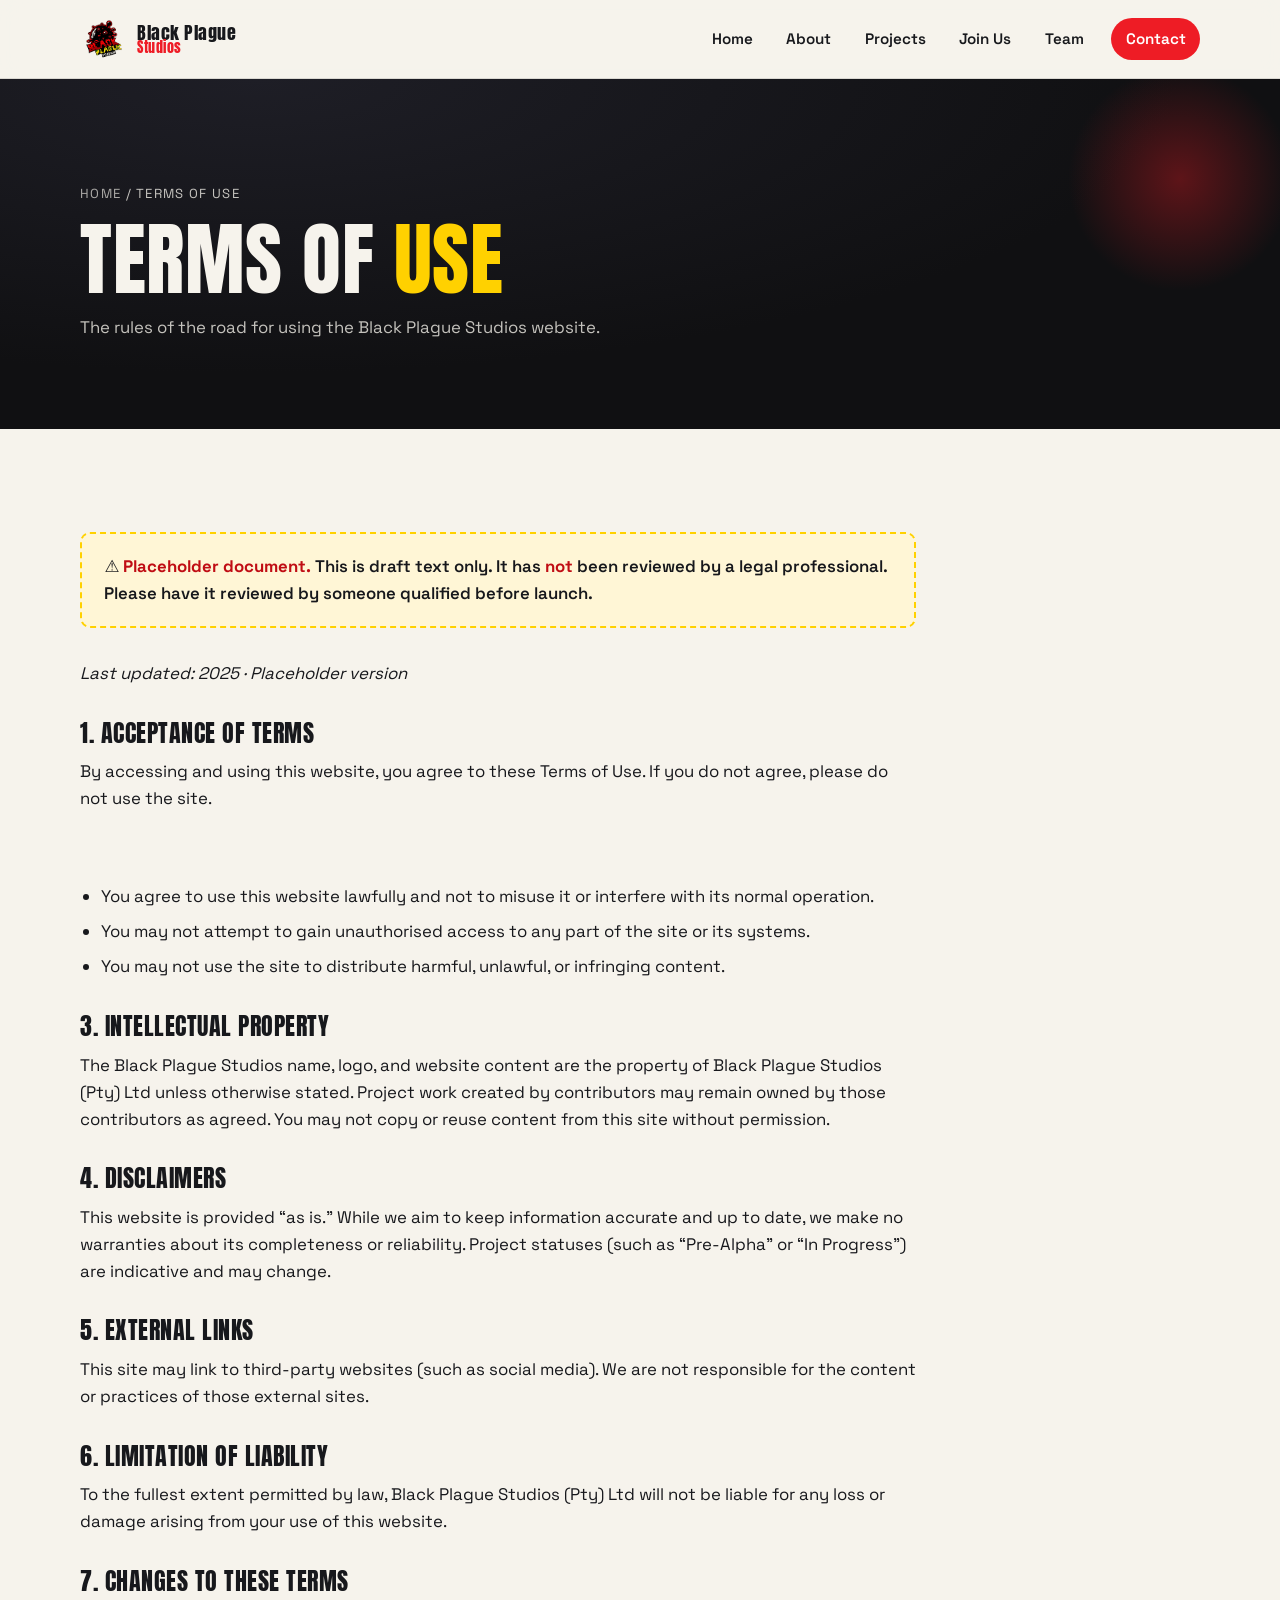
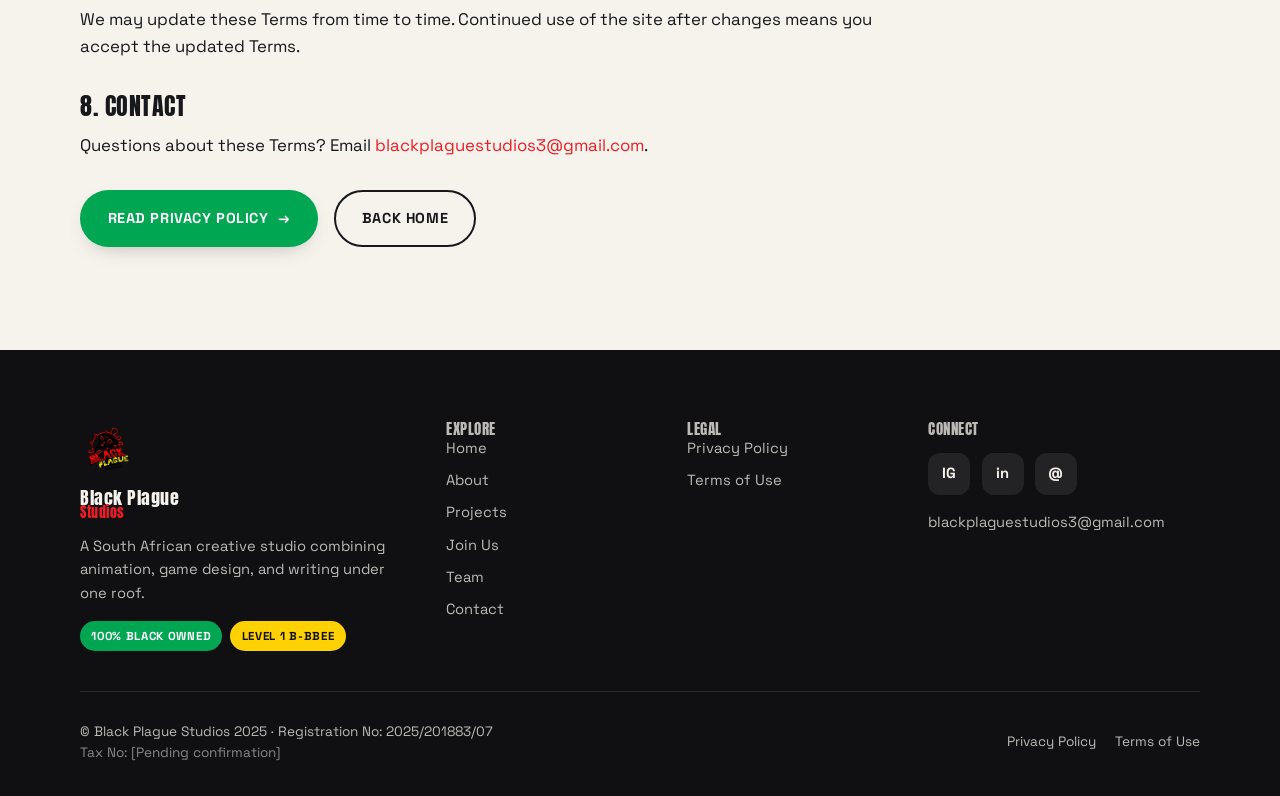
<file: terms.html>
<!DOCTYPE html>
<html lang="en">
<head>
  <meta charset="UTF-8" />
  <meta name="viewport" content="width=device-width, initial-scale=1.0" />
  <title>Terms of Use — Black Plague Studios</title>
  <meta name="description" content="Terms of Use for the Black Plague Studios website. Placeholder document — to be reviewed by a qualified professional before launch." />
  <meta name="theme-color" content="#101012" />
  <meta name="robots" content="noindex" />
  <link rel="icon" type="image/jpeg" href="assets/Company Logo.jpg" />
  <link rel="preconnect" href="https://fonts.googleapis.com" />
  <link rel="preconnect" href="https://fonts.gstatic.com" crossorigin />
  <link href="https://fonts.googleapis.com/css2?family=Anton&family=Space+Grotesk:wght@400;500;600;700&display=swap" rel="stylesheet" />
  <link rel="stylesheet" href="css/styles.css" />
</head>
<body>

  <div class="loader" id="loader" role="status" aria-live="polite">
    <div class="loader-inner">
      <video class="loader-video" src="assets/intro.mp4" poster="assets/logo.png" autoplay muted playsinline aria-label="Black Plague Studios intro animation"></video>
      <span class="loader-word">Loading</span>
      <div class="loader-bar"><span></span></div>
    </div>
  </div>

  <header class="site-header" id="siteHeader">
    <div class="container header-inner">
      <a class="brand" href="index.html" aria-label="Black Plague Studios home">
        <img class="brand-logo" src="assets/logo.png" alt="Black Plague Studios logo" />
        <span class="brand-name">Black Plague <span>Studios</span></span>
      </a>
      <nav class="main-nav" id="mainNav" aria-label="Primary">
        <ul>
          <li><a href="index.html">Home</a></li>
          <li><a href="about.html">About</a></li>
          <li><a href="projects.html">Projects</a></li>
          <li><a href="join-us.html">Join Us</a></li>
          <li><a href="team.html">Team</a></li>
          <li class="nav-cta"><a href="contact.html">Contact</a></li>
        </ul>
      </nav>
      <button class="nav-toggle" id="navToggle" aria-label="Toggle navigation menu" aria-expanded="false" aria-controls="mainNav">
        <span></span><span></span><span></span>
      </button>
    </div>
  </header>

  <main>
    <section class="page-hero">
      <div class="container">
        <p class="breadcrumb"><a href="index.html">Home</a> / Terms of Use</p>
        <h1>Terms of <span style="color:var(--yellow)">Use</span></h1>
        <p>The rules of the road for using the Black Plague Studios website.</p>
      </div>
    </section>

    <section class="section">
      <div class="container">
        <div class="legal-doc">
          <div class="legal-note" data-reveal>
            ⚠️ <strong>Placeholder document.</strong> This is draft text only. It has <strong>not</strong>
            been reviewed by a legal professional. Please have it reviewed by someone qualified before
            launch.
          </div>

          <p data-reveal><em>Last updated: 2025 · Placeholder version</em></p>

          <h2 data-reveal>1. Acceptance of Terms</h2>
          <p data-reveal>
            By accessing and using this website, you agree to these Terms of Use. If you do not agree,
            please do not use the site.
          </p>

          <h2 data-reveal>2. Use of the Website</h2>
          <ul data-reveal>
            <li>You agree to use this website lawfully and not to misuse it or interfere with its normal operation.</li>
            <li>You may not attempt to gain unauthorised access to any part of the site or its systems.</li>
            <li>You may not use the site to distribute harmful, unlawful, or infringing content.</li>
          </ul>

          <h2 data-reveal>3. Intellectual Property</h2>
          <p data-reveal>
            The Black Plague Studios name, logo, and website content are the property of Black Plague
            Studios (Pty) Ltd unless otherwise stated. Project work created by contributors may remain
            owned by those contributors as agreed. You may not copy or reuse content from this site
            without permission.
          </p>

          <h2 data-reveal>4. Disclaimers</h2>
          <p data-reveal>
            This website is provided &ldquo;as is.&rdquo; While we aim to keep information accurate and
            up to date, we make no warranties about its completeness or reliability. Project statuses
            (such as &ldquo;Pre-Alpha&rdquo; or &ldquo;In Progress&rdquo;) are indicative and may change.
          </p>

          <h2 data-reveal>5. External Links</h2>
          <p data-reveal>
            This site may link to third-party websites (such as social media). We are not responsible
            for the content or practices of those external sites.
          </p>

          <h2 data-reveal>6. Limitation of Liability</h2>
          <p data-reveal>
            To the fullest extent permitted by law, Black Plague Studios (Pty) Ltd will not be liable
            for any loss or damage arising from your use of this website.
          </p>

          <h2 data-reveal>7. Changes to These Terms</h2>
          <p data-reveal>
            We may update these Terms from time to time. Continued use of the site after changes means
            you accept the updated Terms.
          </p>

          <h2 data-reveal>8. Contact</h2>
          <p data-reveal>
            Questions about these Terms? Email
            <a href="mailto:blackplaguestudios3@gmail.com" style="color:var(--red)">blackplaguestudios3@gmail.com</a>.
          </p>

          <div class="btn-row" style="margin-top:2rem" data-reveal>
            <a class="btn btn--green" href="privacy-policy.html">Read Privacy Policy <span class="arrow">→</span></a>
            <a class="btn btn--ghost" href="index.html"><span>Back home</span></a>
          </div>
        </div>
      </div>
    </section>
  </main>

  <footer class="site-footer">
    <div class="container">
      <div class="footer-grid">
        <div class="footer-brand">
          <img class="footer-logo" src="assets/logo.png" alt="Black Plague Studios logo" />
          <span class="brand-name">Black Plague <span>Studios</span></span>
          <p>A South African creative studio combining animation, game design, and writing under one roof.</p>
          <div class="footer-badges">
            <span class="badge badge--g">100% Black Owned</span>
            <span class="badge badge--y">Level 1 B-BBEE</span>
          </div>
        </div>
        <div class="footer-col">
          <h4>Explore</h4>
          <ul class="footer-links">
            <li><a href="index.html">Home</a></li>
            <li><a href="about.html">About</a></li>
            <li><a href="projects.html">Projects</a></li>
            <li><a href="join-us.html">Join Us</a></li>
            <li><a href="team.html">Team</a></li>
            <li><a href="contact.html">Contact</a></li>
          </ul>
        </div>
        <div class="footer-col">
          <h4>Legal</h4>
          <ul class="footer-links">
            <li><a href="privacy-policy.html">Privacy Policy</a></li>
            <li><a href="terms.html">Terms of Use</a></li>
          </ul>
        </div>
        <div class="footer-col">
          <h4>Connect</h4>
          <div class="footer-social">
            <a class="ig" href="https://www.instagram.com/blackplaguestudio_rsa/" target="_blank" rel="noopener" aria-label="Instagram">IG</a>
            <a class="in" href="https://www.linkedin.com/company/black-plague-studios/" target="_blank" rel="noopener" aria-label="LinkedIn">in</a>
            <a class="mail" href="mailto:blackplaguestudios3@gmail.com" aria-label="Email">@</a>
          </div>
          <ul class="footer-links" style="margin-top:1rem">
            <li><a href="mailto:blackplaguestudios3@gmail.com">blackplaguestudios3@gmail.com</a></li>
          </ul>
        </div>
      </div>
      <div class="footer-legal">
        <div>
          <div>© Black Plague Studios 2025 · Registration No: 2025/201883/07</div>
          <div style="opacity:.7">Tax No: [Pending confirmation]</div>
        </div>
        <nav aria-label="Legal">
          <a href="privacy-policy.html">Privacy Policy</a>
          <a href="terms.html">Terms of Use</a>
        </nav>
      </div>
    </div>
  </footer>

  <script src="js/main.js"></script>
</body>
</html>
</file>
<file: css/styles.css>
/* ============================================================
   BLACK PLAGUE STUDIOS — Global Stylesheet
   Bold · Energetic · Urban
   Palette driven by CSS variables for easy theming.
   ============================================================ */

/* ---------- 1. Design Tokens ---------- */
:root {
  /* Brand palette (from the logo) */
  --red:    #ee1c25;
  --red-2:  #c00d14;
  --yellow: #ffd100;
  --green:  #00a651;
  --green-2:#008544;
  --black:  #101012;
  --ink:    #17181c;

  /* Neutrals */
  --paper:   #f6f3ec;   /* warm off-white page bg */
  --paper-2: #ece7db;
  --white:   #ffffff;
  --muted:   #6b6b73;
  --line:    rgba(16,16,18,.12);

  /* Semantic */
  --bg:        var(--paper);
  --text:      var(--ink);
  --accent:    var(--red);

  /* Type */
  --font-display: "Anton", "Arial Narrow", "Impact", sans-serif;
  --font-body: "Space Grotesk", "Segoe UI", system-ui, -apple-system, sans-serif;

  /* Structure */
  --container: 1200px;
  --radius: 16px;
  --radius-sm: 10px;
  --header-h: 78px;

  /* Motion */
  --ease: cubic-bezier(.16,.84,.44,1);
  --shadow: 0 18px 40px -18px rgba(0,0,0,.45);
  --shadow-sm: 0 8px 22px -12px rgba(0,0,0,.35);
}

/* ---------- 2. Reset & Base ---------- */
*, *::before, *::after { box-sizing: border-box; }

* { margin: 0; }

html {
  scroll-behavior: smooth;
  -webkit-text-size-adjust: 100%;
}

body {
  font-family: var(--font-body);
  background: var(--bg);
  color: var(--text);
  line-height: 1.6;
  font-size: 1.05rem;
  -webkit-font-smoothing: antialiased;
  overflow-x: hidden;
}

img { max-width: 100%; display: block; height: auto; }

a { color: inherit; text-decoration: none; }

ul { list-style: none; padding: 0; }

button { font-family: inherit; cursor: pointer; border: none; background: none; }

h1, h2, h3, h4 {
  font-family: var(--font-display);
  font-weight: 400;
  line-height: .98;
  letter-spacing: .5px;
  text-transform: uppercase;
}

:focus-visible {
  outline: 3px solid var(--green);
  outline-offset: 3px;
  border-radius: 4px;
}

/* ---------- 3. Layout helpers ---------- */
.container {
  width: 100%;
  max-width: var(--container);
  margin-inline: auto;
  padding-inline: clamp(1.1rem, 4vw, 2.5rem);
}

.section {
  padding-block: clamp(3.5rem, 8vw, 7rem);
  position: relative;
}

.section--dark { background: var(--black); color: var(--paper); }
.section--ink  { background: var(--ink);  color: var(--paper); }

.eyebrow {
  display: inline-flex;
  align-items: center;
  gap: .5rem;
  font-family: var(--font-body);
  font-weight: 700;
  font-size: .78rem;
  letter-spacing: .22em;
  text-transform: uppercase;
  color: var(--red);
  margin-bottom: 1rem;
}
.eyebrow::before {
  content: "";
  width: 26px; height: 3px;
  background: var(--yellow);
  display: inline-block;
}
.section--dark .eyebrow, .section--ink .eyebrow { color: var(--yellow); }
.section--dark .eyebrow::before { background: var(--green); }

.section-title {
  font-size: clamp(2.1rem, 6vw, 4.2rem);
  max-width: 18ch;
}

.lead {
  font-size: clamp(1.05rem, 2vw, 1.35rem);
  max-width: 60ch;
  color: var(--muted);
}
.section--dark .lead, .section--ink .lead { color: rgba(246,243,236,.72); }

.text-center { text-align: center; }
.mx-auto { margin-inline: auto; }

/* ---------- 4. Buttons ---------- */
.btn {
  --btn-bg: var(--red);
  --btn-fg: #fff;
  display: inline-flex;
  align-items: center;
  gap: .6rem;
  padding: .95rem 1.6rem;
  background: var(--btn-bg);
  color: var(--btn-fg);
  font-weight: 700;
  letter-spacing: .04em;
  text-transform: uppercase;
  font-size: .9rem;
  border-radius: 999px;
  transition: transform .25s var(--ease), box-shadow .25s var(--ease), background .25s;
  box-shadow: var(--shadow-sm);
  border: 2px solid transparent;
}
.btn:hover { transform: translateY(-3px); box-shadow: var(--shadow); }
.btn:active { transform: translateY(-1px); }
.btn .arrow { transition: transform .25s var(--ease); }
.btn:hover .arrow { transform: translateX(4px); }

.btn--yellow { --btn-bg: var(--yellow); --btn-fg: var(--black); }
.btn--green  { --btn-bg: var(--green);  --btn-fg: #fff; }
.btn--ghost {
  --btn-bg: transparent; --btn-fg: currentColor;
  border-color: currentColor;
  box-shadow: none;
}
.btn--ghost:hover { background: currentColor; }
.btn--ghost:hover span { color: var(--black); }

.btn-row { display: flex; flex-wrap: wrap; gap: 1rem; }

/* ---------- 5. Loader ---------- */
.loader {
  position: fixed;
  inset: 0;
  z-index: 2000;
  background: var(--black);
  display: grid;
  place-items: center;
  transition: opacity .6s var(--ease), visibility .6s;
}
.loader.is-hidden { opacity: 0; visibility: hidden; pointer-events: none; }
.loader-inner { display: grid; justify-items: center; gap: 1.8rem; width: min(80vw, 320px); }
.loader-logo {
  width: clamp(130px, 40vw, 190px);
  animation: loaderPulse 1.4s var(--ease) infinite;
  filter: drop-shadow(0 0 24px rgba(238,28,37,.5));
}
.loader-video {
  width: clamp(230px, 72vw, 480px);
  max-width: 92vw;
  height: auto;
  border-radius: 14px;
  background: var(--black);
  filter: drop-shadow(0 0 30px rgba(238,28,37,.4));
}
.loader-word {
  font-family: var(--font-display);
  color: var(--paper);
  letter-spacing: .3em;
  font-size: .8rem;
  text-transform: uppercase;
  opacity: .7;
}
.loader-bar {
  width: 100%;
  height: 5px;
  border-radius: 999px;
  background: rgba(255,255,255,.14);
  overflow: hidden;
}
.loader-bar span {
  display: block;
  height: 100%;
  width: 40%;
  border-radius: 999px;
  background: linear-gradient(90deg, var(--red), var(--yellow), var(--green));
  animation: loaderBar 1.3s var(--ease) infinite;
}
@keyframes loaderPulse {
  0%,100% { transform: scale(1) rotate(-3deg); }
  50%     { transform: scale(1.08) rotate(3deg); }
}
@keyframes loaderBar {
  0%   { transform: translateX(-110%); }
  60%  { transform: translateX(120%); }
  100% { transform: translateX(280%); }
}

/* ---------- 6. Header / Nav ---------- */
.site-header {
  position: sticky;
  top: 0;
  z-index: 1000;
  background: rgba(246,243,236,.82);
  backdrop-filter: blur(12px);
  border-bottom: 1px solid var(--line);
  transition: background .3s, box-shadow .3s, padding .3s;
}
.site-header.is-scrolled {
  box-shadow: 0 10px 30px -20px rgba(0,0,0,.5);
  background: rgba(246,243,236,.94);
}
.header-inner {
  display: flex;
  align-items: center;
  justify-content: space-between;
  gap: 1.5rem;
  min-height: var(--header-h);
}
.brand { display: flex; align-items: center; gap: .7rem; }
.brand-logo { width: 46px; height: 46px; object-fit: contain; }
.brand-name {
  font-family: var(--font-display);
  font-size: 1.15rem;
  line-height: .9;
  letter-spacing: .5px;
  display: grid;
}
.brand-name span { color: var(--red); font-size: .78em; }

.main-nav ul { display: flex; align-items: center; gap: .3rem; }
.main-nav a {
  display: inline-block;
  padding: .55rem .9rem;
  font-weight: 600;
  font-size: .95rem;
  border-radius: 999px;
  position: relative;
  transition: color .2s, background .2s;
}
.main-nav a::after {
  content: "";
  position: absolute;
  left: 50%; bottom: .35rem;
  width: 0; height: 3px;
  background: var(--red);
  border-radius: 2px;
  transform: translateX(-50%);
  transition: width .25s var(--ease);
}
.main-nav a:hover::after { width: 22px; }
.main-nav a.is-active { color: var(--red); }
.main-nav a.is-active::after { width: 22px; }
.main-nav .nav-cta { margin-left: .5rem; }
.main-nav .nav-cta a {
  background: var(--red);
  color: #fff;
}
.main-nav .nav-cta a::after { display: none; }
.main-nav .nav-cta a:hover { background: var(--red-2); }

.nav-toggle {
  display: none;
  width: 46px; height: 46px;
  border-radius: 12px;
  background: var(--black);
  position: relative;
}
.nav-toggle span {
  position: absolute;
  left: 12px; right: 12px;
  height: 2.5px;
  background: var(--paper);
  border-radius: 2px;
  transition: transform .3s var(--ease), opacity .2s;
}
.nav-toggle span:nth-child(1) { top: 15px; }
.nav-toggle span:nth-child(2) { top: 22px; }
.nav-toggle span:nth-child(3) { top: 29px; }
.nav-toggle[aria-expanded="true"] span:nth-child(1) { transform: translateY(7px) rotate(45deg); }
.nav-toggle[aria-expanded="true"] span:nth-child(2) { opacity: 0; }
.nav-toggle[aria-expanded="true"] span:nth-child(3) { transform: translateY(-7px) rotate(-45deg); }

/* ---------- 7. Hero ---------- */
.hero {
  position: relative;
  background: radial-gradient(120% 120% at 80% 0%, #1c1c22 0%, var(--black) 55%);
  color: var(--paper);
  overflow: hidden;
  padding-block: clamp(3rem, 8vw, 6rem);
}
.hero::before {
  content: "";
  position: absolute; inset: 0;
  background:
    radial-gradient(closest-side, rgba(238,28,37,.28), transparent 70%) -10% 20%/50% 60% no-repeat,
    radial-gradient(closest-side, rgba(0,166,81,.22), transparent 70%) 110% 90%/55% 65% no-repeat,
    radial-gradient(closest-side, rgba(255,209,0,.16), transparent 70%) 90% 0%/40% 50% no-repeat;
  pointer-events: none;
}
.hero .container { position: relative; z-index: 1; }
.hero-grid {
  display: grid;
  grid-template-columns: 1.15fr .85fr;
  gap: clamp(2rem, 5vw, 4rem);
  align-items: center;
}
.hero-logo-wrap { display: grid; place-items: center; }
.hero-logo {
  width: min(78%, 380px);
  filter: drop-shadow(0 30px 50px rgba(0,0,0,.6));
  animation: floaty 6s ease-in-out infinite;
}
@keyframes floaty {
  0%,100% { transform: translateY(0) rotate(-1.5deg); }
  50%     { transform: translateY(-16px) rotate(1.5deg); }
}
.hero h1 {
  font-size: clamp(2.6rem, 8vw, 5.6rem);
  margin-bottom: 1.2rem;
}
.hero h1 .hl-red { color: var(--red); }
.hero h1 .hl-yellow { color: var(--yellow); }
.hero h1 .hl-green { color: var(--green); }
.hero-tagline {
  font-size: clamp(1.1rem, 2.4vw, 1.6rem);
  font-weight: 600;
  color: var(--yellow);
  margin-bottom: 1.4rem;
}
.hero-intro { color: rgba(246,243,236,.78); max-width: 52ch; margin-bottom: 2rem; }

/* marquee strip */
.marquee {
  background: var(--yellow);
  color: var(--black);
  overflow: hidden;
  border-block: 4px solid var(--black);
  padding-block: .7rem;
}
.marquee-track {
  display: flex;
  gap: 2.5rem;
  width: max-content;
  animation: marquee 26s linear infinite;
  font-family: var(--font-display);
  text-transform: uppercase;
  letter-spacing: .06em;
  font-size: 1.05rem;
}
.marquee-track span { display: inline-flex; align-items: center; gap: 2.5rem; }
.marquee-track span::after { content: "✦"; color: var(--red); }
@keyframes marquee { to { transform: translateX(-50%); } }

/* ---------- 8. Cards & Grids ---------- */
.grid { display: grid; gap: 1.5rem; }
.grid-3 { grid-template-columns: repeat(3, 1fr); }
.grid-2 { grid-template-columns: repeat(2, 1fr); }

.card {
  background: var(--white);
  border-radius: var(--radius);
  padding: 2rem;
  box-shadow: var(--shadow-sm);
  border: 1px solid var(--line);
  transition: transform .3s var(--ease), box-shadow .3s var(--ease);
  position: relative;
  overflow: hidden;
}
.card:hover { transform: translateY(-6px); box-shadow: var(--shadow); }
.card .card-num {
  font-family: var(--font-display);
  font-size: 2.4rem;
  color: var(--line);
  line-height: 1;
}
.card h3 { font-size: 1.5rem; margin: .8rem 0 .6rem; }
.card p { color: var(--muted); font-size: .98rem; }
.card .card-link {
  display: inline-flex; align-items: center; gap: .4rem;
  font-weight: 700; color: var(--red); margin-top: 1.1rem;
  font-size: .9rem; text-transform: uppercase; letter-spacing: .05em;
}
.card .card-link .arrow { transition: transform .25s var(--ease); }
.card:hover .card-link .arrow { transform: translateX(5px); }
.card::before {
  content: "";
  position: absolute; left: 0; top: 0; bottom: 0;
  width: 5px; background: var(--accent);
  transform: scaleY(0); transform-origin: top;
  transition: transform .3s var(--ease);
}
.card:hover::before { transform: scaleY(1); }
.card--r::before { background: var(--red); }
.card--y::before { background: var(--yellow); }
.card--g::before { background: var(--green); }

/* Teaser split section */
.teasers { display: grid; grid-template-columns: repeat(3,1fr); gap: 1.5rem; }
.teaser {
  border-radius: var(--radius);
  padding: 2.2rem;
  color: #fff;
  min-height: 260px;
  display: flex;
  flex-direction: column;
  justify-content: flex-end;
  gap: .6rem;
  position: relative;
  overflow: hidden;
  transition: transform .3s var(--ease);
}
.teaser:hover { transform: translateY(-6px); }
.teaser h3 { font-size: 2rem; }
.teaser p { opacity: .9; font-size: .95rem; }
.teaser .card-link { color: #fff; }
.teaser--red { background: linear-gradient(160deg,#ff2a34,#b00b12); }
.teaser--green { background: linear-gradient(160deg,#00c463,#007a3f); }
.teaser--yellow { background: linear-gradient(160deg,#ffdb33,#e0a800); color: var(--black); }
.teaser--yellow .card-link { color: var(--black); }
.teaser .teaser-index {
  position: absolute; top: 1rem; right: 1.4rem;
  font-family: var(--font-display); font-size: 3rem; opacity: .25;
}

/* Why / feature list */
.feature {
  display: grid; gap: .6rem;
}
.feature .feature-icon {
  width: 56px; height: 56px; border-radius: 14px;
  display: grid; place-items: center;
  font-size: 1.6rem; font-weight: 800;
  color: #fff; margin-bottom: .5rem;
  font-family: var(--font-display);
}
.feature h3 { font-size: 1.35rem; }
.feature p { color: rgba(246,243,236,.72); font-size: .98rem; }

/* Value list */
.value-list { display: grid; gap: 1rem; }
.value-list li {
  display: flex; gap: 1rem; align-items: flex-start;
  background: var(--white);
  border: 1px solid var(--line);
  border-radius: var(--radius-sm);
  padding: 1.2rem 1.4rem;
  transition: transform .25s var(--ease), border-color .25s;
}
.value-list li:hover { transform: translateX(6px); border-color: var(--red); }
.value-list .tick {
  flex: none;
  width: 30px; height: 30px; border-radius: 8px;
  background: var(--green); color: #fff;
  display: grid; place-items: center; font-weight: 800;
}

/* Story / prose */
.prose { max-width: 68ch; }
.prose p { margin-bottom: 1.2rem; }
.prose h2 { font-size: clamp(1.8rem,4vw,2.8rem); margin: 2rem 0 1rem; }

.two-col {
  display: grid;
  grid-template-columns: repeat(2, 1fr);
  gap: clamp(1.5rem, 4vw, 3.5rem);
  align-items: start;
}

/* Stat band */
.stats { display: grid; grid-template-columns: repeat(4,1fr); gap: 1.5rem; text-align: center; }
.stat .stat-num { font-family: var(--font-display); font-size: clamp(2.2rem,5vw,3.4rem); color: var(--yellow); }
.stat .stat-label { font-size: .85rem; letter-spacing: .1em; text-transform: uppercase; opacity: .8; }

/* ---------- 9. Projects page theming ---------- */
.medium-band {
  padding-block: clamp(3rem, 7vw, 6rem);
  position: relative;
  overflow: hidden;
}
.medium-head { display: flex; align-items: flex-end; justify-content: space-between; gap: 1.5rem; flex-wrap: wrap; margin-bottom: 2.5rem; }
.medium-head .medium-index {
  font-family: var(--font-display);
  font-size: clamp(3rem, 10vw, 7rem);
  line-height: .8;
  opacity: .18;
}

.project-grid { display: grid; grid-template-columns: repeat(2,1fr); gap: 1.6rem; }

.project-card {
  border-radius: var(--radius);
  overflow: hidden;
  position: relative;
  display: flex;
  flex-direction: column;
  transition: transform .3s var(--ease), box-shadow .3s var(--ease);
}
.project-card:hover { transform: translateY(-6px); }
.project-thumb {
  aspect-ratio: 16/10;
  display: grid; place-items: center;
  position: relative;
  overflow: hidden;
}
.project-thumb img { width: 100%; height: 100%; object-fit: cover; }
.project-placeholder {
  width: 100%; height: 100%;
  display: grid; place-items: center;
  font-family: var(--font-display);
  font-size: clamp(1.4rem,4vw,2.2rem);
  text-align: center;
  padding: 1rem;
}
.project-body { padding: 1.5rem 1.6rem 1.8rem; flex: 1; display: flex; flex-direction: column; gap: .6rem; }
.project-body h3 { font-size: 1.6rem; }
.project-body p { font-size: .96rem; }

.status-tag {
  align-self: flex-start;
  font-size: .72rem;
  font-weight: 700;
  letter-spacing: .12em;
  text-transform: uppercase;
  padding: .35rem .7rem;
  border-radius: 999px;
}

/* --- GAMES: game-UI feel (dark, neon, HUD) --- */
.medium-games {
  background:
    linear-gradient(rgba(16,16,18,.92), rgba(16,16,18,.96)),
    repeating-linear-gradient(45deg, #1a1a20 0 2px, transparent 2px 22px);
  color: var(--paper);
}
.medium-games .medium-index { color: var(--green); }
.medium-games .project-card {
  background: #17181d;
  border: 1px solid rgba(0,166,81,.35);
  box-shadow: 0 0 0 1px rgba(0,166,81,.12);
}
.medium-games .project-card:hover { box-shadow: 0 0 30px -6px rgba(0,166,81,.5); }
.medium-games .project-thumb { background: linear-gradient(135deg,#0d3d24,#061a10); }
.medium-games .project-placeholder { color: rgba(0,166,81,.85); }
.medium-games .project-body p { color: rgba(246,243,236,.72); }
.medium-games .status-tag { background: var(--green); color: #04160d; }
.medium-games .status-tag.alt { background: transparent; color: var(--yellow); border: 1px solid var(--yellow); }
.hud-corner { position: absolute; width: 18px; height: 18px; border: 2px solid var(--green); }
.hud-corner.tl { top: 10px; left: 10px; border-right: 0; border-bottom: 0; }
.hud-corner.br { bottom: 10px; right: 10px; border-left: 0; border-top: 0; }

/* --- ANIMATION: film/motion showcase (letterbox, cinematic) --- */
.medium-anim { background: #0b0b0d; color: var(--paper); }
.medium-anim .medium-index { color: var(--red); }
.medium-anim .project-card {
  background: #141416;
  border: 1px solid rgba(255,255,255,.08);
}
.medium-anim .project-thumb {
  background: linear-gradient(135deg,#2a0b0d,#120405);
  border-block: 8px solid #000; /* letterbox bars */
}
.medium-anim .project-placeholder { color: rgba(238,28,37,.85); }
.medium-anim .project-body p { color: rgba(246,243,236,.72); }
.medium-anim .status-tag { background: var(--red); color: #fff; }
.play-badge {
  position: absolute;
  width: 64px; height: 64px; border-radius: 50%;
  background: rgba(238,28,37,.9);
  display: grid; place-items: center;
  color: #fff; font-size: 1.4rem;
  box-shadow: 0 0 0 8px rgba(238,28,37,.2);
  transition: transform .3s var(--ease);
}
.project-card:hover .play-badge { transform: scale(1.12); }

/* --- WRITING: literary / interactive-fiction feel (paper, serif) --- */
.medium-writing { background: var(--paper-2); color: var(--ink); }
.medium-writing .medium-index { color: var(--red); }
.medium-writing .project-card {
  background: #fffdf7;
  border: 1px solid rgba(16,16,18,.14);
  box-shadow: 6px 6px 0 rgba(16,16,18,.12);
}
.medium-writing .project-card:hover { box-shadow: 10px 10px 0 rgba(238,28,37,.25); }
.medium-writing .project-thumb {
  background:
    repeating-linear-gradient(transparent 0 27px, rgba(16,16,18,.08) 27px 28px),
    #fffdf7;
  border-bottom: 1px solid rgba(16,16,18,.12);
}
.medium-writing .project-placeholder {
  font-family: Georgia, "Times New Roman", serif;
  font-style: italic;
  color: rgba(16,16,18,.55);
  text-transform: none;
}
.medium-writing .project-body h3 { font-family: Georgia, serif; text-transform: none; letter-spacing: 0; }
.medium-writing .status-tag { background: var(--ink); color: var(--yellow); }
.medium-writing .branch {
  display: inline-flex; gap: .4rem; flex-wrap: wrap; margin-top: .4rem;
}
.medium-writing .branch a {
  font-family: Georgia, serif; font-style: italic; font-size: .85rem;
  border-bottom: 1px dashed var(--red); color: var(--red);
}

/* ---------- 10. Team ---------- */
.team-grid { display: grid; grid-template-columns: repeat(3,1fr); gap: 1.6rem; }
.team-card {
  background: var(--white);
  border-radius: var(--radius);
  overflow: hidden;
  border: 1px solid var(--line);
  box-shadow: var(--shadow-sm);
  transition: transform .3s var(--ease), box-shadow .3s var(--ease);
}
.team-card:hover { transform: translateY(-6px); box-shadow: var(--shadow); }
.team-photo {
  aspect-ratio: 1/1;
  background: linear-gradient(135deg,#26262c,#101012);
  display: grid; place-items: center;
  position: relative;
  overflow: hidden;
}
.team-photo img { width: 100%; height: 100%; object-fit: cover; }
.team-photo .avatar-ph {
  font-family: var(--font-display);
  font-size: 3rem; color: var(--yellow);
}
.team-photo::after {
  content: "";
  position: absolute; left: 0; right: 0; bottom: 0; height: 6px;
  background: linear-gradient(90deg,var(--red),var(--yellow),var(--green));
}
.team-info { padding: 1.3rem 1.4rem 1.6rem; }
.team-info h3 { font-size: 1.4rem; }
.team-info .role { color: var(--red); font-weight: 700; font-size: .82rem; letter-spacing: .1em; text-transform: uppercase; margin: .3rem 0 .7rem; }
.team-info p { color: var(--muted); font-size: .93rem; }

/* ---------- 11. Forms ---------- */
.form-card {
  background: var(--white);
  border-radius: var(--radius);
  padding: clamp(1.6rem, 4vw, 2.6rem);
  box-shadow: var(--shadow-sm);
  border: 1px solid var(--line);
}
.field { display: grid; gap: .45rem; margin-bottom: 1.2rem; }
.field label { font-weight: 700; font-size: .82rem; letter-spacing: .08em; text-transform: uppercase; }
.field input, .field textarea {
  font-family: inherit; font-size: 1rem;
  padding: .85rem 1rem;
  border: 2px solid var(--line);
  border-radius: var(--radius-sm);
  background: var(--paper);
  transition: border-color .2s, background .2s;
  width: 100%;
}
.field input:focus, .field textarea:focus {
  outline: none; border-color: var(--red); background: #fff;
}
.field textarea { resize: vertical; min-height: 140px; }

/* Contact detail chips */
.contact-list { display: grid; gap: 1rem; }
.contact-list a {
  display: flex; align-items: center; gap: 1rem;
  background: var(--white);
  border: 1px solid var(--line);
  border-radius: var(--radius-sm);
  padding: 1rem 1.2rem;
  font-weight: 600;
  transition: transform .25s var(--ease), border-color .25s;
}
.contact-list a:hover { transform: translateX(6px); border-color: var(--red); }
.contact-list .ci {
  width: 44px; height: 44px; border-radius: 12px; flex: none;
  display: grid; place-items: center; color: #fff; font-weight: 800;
  font-family: var(--font-display);
}
.ci--mail { background: var(--red); }
.ci--ig { background: linear-gradient(135deg,#f58529,#dd2a7b,#8134af); }
.ci--in { background: #0a66c2; }

/* ---------- 12. CTA banner ---------- */
.cta-banner {
  background: linear-gradient(120deg, var(--red), var(--red-2));
  color: #fff;
  border-radius: var(--radius);
  padding: clamp(2rem, 5vw, 3.5rem);
  text-align: center;
  position: relative;
  overflow: hidden;
}
.cta-banner h2 { font-size: clamp(1.8rem,5vw,3rem); margin-bottom: .8rem; }
.cta-banner p { max-width: 50ch; margin: 0 auto 1.6rem; opacity: .92; }
.cta-banner .btn--yellow { --btn-fg: var(--black); }

/* ---------- 13. Footer ---------- */
.site-footer {
  background: var(--black);
  color: rgba(246,243,236,.75);
  padding-block: clamp(3rem,6vw,4.5rem) 2rem;
  font-size: .92rem;
}
.footer-grid {
  display: grid;
  grid-template-columns: 1.6fr 1fr 1fr 1.3fr;
  gap: 2rem;
  padding-bottom: 2.5rem;
  border-bottom: 1px solid rgba(255,255,255,.1);
}
.footer-brand .brand-name { color: var(--paper); }
.footer-brand p { margin-top: 1rem; max-width: 34ch; }
.footer-logo { width: 54px; margin-bottom: .8rem; }
.footer h4 { font-family: var(--font-display); color: var(--paper); font-size: 1.05rem; margin-bottom: 1rem; letter-spacing: .06em; }
.footer-links li { margin-bottom: .55rem; }
.footer-links a { transition: color .2s, padding .2s; }
.footer-links a:hover { color: var(--yellow); padding-left: 4px; }
.footer-badges { display: flex; flex-wrap: wrap; gap: .5rem; margin-top: 1rem; }
.badge {
  font-size: .72rem; font-weight: 700; letter-spacing: .06em;
  padding: .35rem .7rem; border-radius: 999px;
  text-transform: uppercase;
}
.badge--g { background: var(--green); color: #fff; }
.badge--y { background: var(--yellow); color: var(--black); }
.footer-social { display: flex; gap: .7rem; margin-top: 1rem; }
.footer-social a {
  width: 42px; height: 42px; border-radius: 12px;
  display: grid; place-items: center;
  background: rgba(255,255,255,.08);
  font-weight: 800; color: var(--paper);
  transition: background .25s, transform .25s;
}
.footer-social a:hover { transform: translateY(-3px); }
.footer-social a.ig:hover { background: linear-gradient(135deg,#f58529,#dd2a7b,#8134af); }
.footer-social a.in:hover { background: #0a66c2; }
.footer-social a.mail:hover { background: var(--red); }
.footer-legal {
  display: flex; flex-wrap: wrap; gap: 1rem;
  justify-content: space-between; align-items: center;
  padding-top: 1.8rem;
  font-size: .85rem;
}
.footer-legal nav { display: flex; gap: 1.2rem; }
.footer-legal a:hover { color: var(--yellow); }

/* ---------- 14. Page hero (interior) ---------- */
.page-hero {
  background: radial-gradient(120% 140% at 20% 0%, #1e1e26, var(--black) 60%);
  color: var(--paper);
  padding-block: clamp(3rem, 8vw, 5.5rem);
  position: relative;
  overflow: hidden;
}
.page-hero::after {
  content: "";
  position: absolute; right: -60px; top: -60px;
  width: 320px; height: 320px;
  background: radial-gradient(closest-side, rgba(238,28,37,.35), transparent 70%);
  pointer-events: none;
}
.page-hero h1 { font-size: clamp(2.6rem, 8vw, 5rem); }
.page-hero p { color: rgba(246,243,236,.78); max-width: 58ch; margin-top: 1rem; }
.breadcrumb { font-size: .82rem; letter-spacing: .1em; text-transform: uppercase; color: var(--yellow); margin-bottom: 1rem; }
.breadcrumb a { opacity: .85; }
.breadcrumb a:hover { opacity: 1; }

/* Legal doc styling */
.legal-doc { max-width: 76ch; }
.legal-doc h2 { font-size: 1.5rem; margin: 2.2rem 0 .8rem; }
.legal-doc p, .legal-doc li { color: var(--ink); }
.legal-doc ul { list-style: disc; padding-left: 1.3rem; margin-bottom: 1.2rem; }
.legal-doc li { margin-bottom: .5rem; }
.legal-note {
  background: #fff6d6;
  border: 2px dashed var(--yellow);
  border-radius: var(--radius-sm);
  padding: 1.2rem 1.4rem;
  margin-bottom: 2rem;
  font-weight: 600;
}
.legal-note strong { color: var(--red-2); }

/* ---------- 15. Scroll reveal ---------- */
[data-reveal] {
  opacity: 0;
  transform: translateY(28px);
  transition: opacity .7s var(--ease), transform .7s var(--ease);
  will-change: opacity, transform;
}
[data-reveal].in-view { opacity: 1; transform: none; }
[data-reveal][data-delay="1"] { transition-delay: .08s; }
[data-reveal][data-delay="2"] { transition-delay: .16s; }
[data-reveal][data-delay="3"] { transition-delay: .24s; }

/* ---------- 16. Responsive ---------- */
@media (max-width: 960px) {
  .hero-grid { grid-template-columns: 1fr; text-align: center; }
  .hero-logo-wrap { order: -1; }
  .hero-intro { margin-inline: auto; }
  .hero .btn-row { justify-content: center; }
  .footer-grid { grid-template-columns: 1fr 1fr; }
}

@media (max-width: 860px) {
  .nav-toggle { display: block; }
  .main-nav {
    position: fixed;
    inset: var(--header-h) 0 auto 0;
    background: var(--black);
    padding: 1.2rem clamp(1.1rem,4vw,2.5rem) 2rem;
    transform: translateY(-120%);
    transition: transform .4s var(--ease);
    box-shadow: 0 20px 40px -20px rgba(0,0,0,.6);
    max-height: calc(100vh - var(--header-h));
    overflow-y: auto;
  }
  .main-nav.is-open { transform: translateY(0); }
  .main-nav ul { flex-direction: column; align-items: stretch; gap: .2rem; }
  .main-nav a { color: var(--paper); padding: .9rem 1rem; font-size: 1.1rem; }
  .main-nav a::after { display: none; }
  .main-nav a.is-active { color: var(--yellow); }
  .main-nav .nav-cta { margin: .6rem 0 0; }
  .main-nav .nav-cta a { text-align: center; }
}

@media (max-width: 760px) {
  .grid-3, .grid-2, .teasers, .project-grid, .team-grid, .two-col, .stats { grid-template-columns: 1fr; }
  .stats { grid-template-columns: repeat(2,1fr); }
  .medium-head { flex-direction: column; align-items: flex-start; }
}

@media (max-width: 520px) {
  body { font-size: 1rem; }
  .brand-name { font-size: 1rem; }
  .footer-grid { grid-template-columns: 1fr; }
  .stats { grid-template-columns: 1fr 1fr; }
  .footer-legal { flex-direction: column; align-items: flex-start; }
}

/* ---------- 17. Reduced motion ---------- */
@media (prefers-reduced-motion: reduce) {
  html { scroll-behavior: auto; }
  *, *::before, *::after {
    animation-duration: .001ms !important;
    animation-iteration-count: 1 !important;
    transition-duration: .001ms !important;
  }
  [data-reveal] { opacity: 1; transform: none; }
}
</file>
